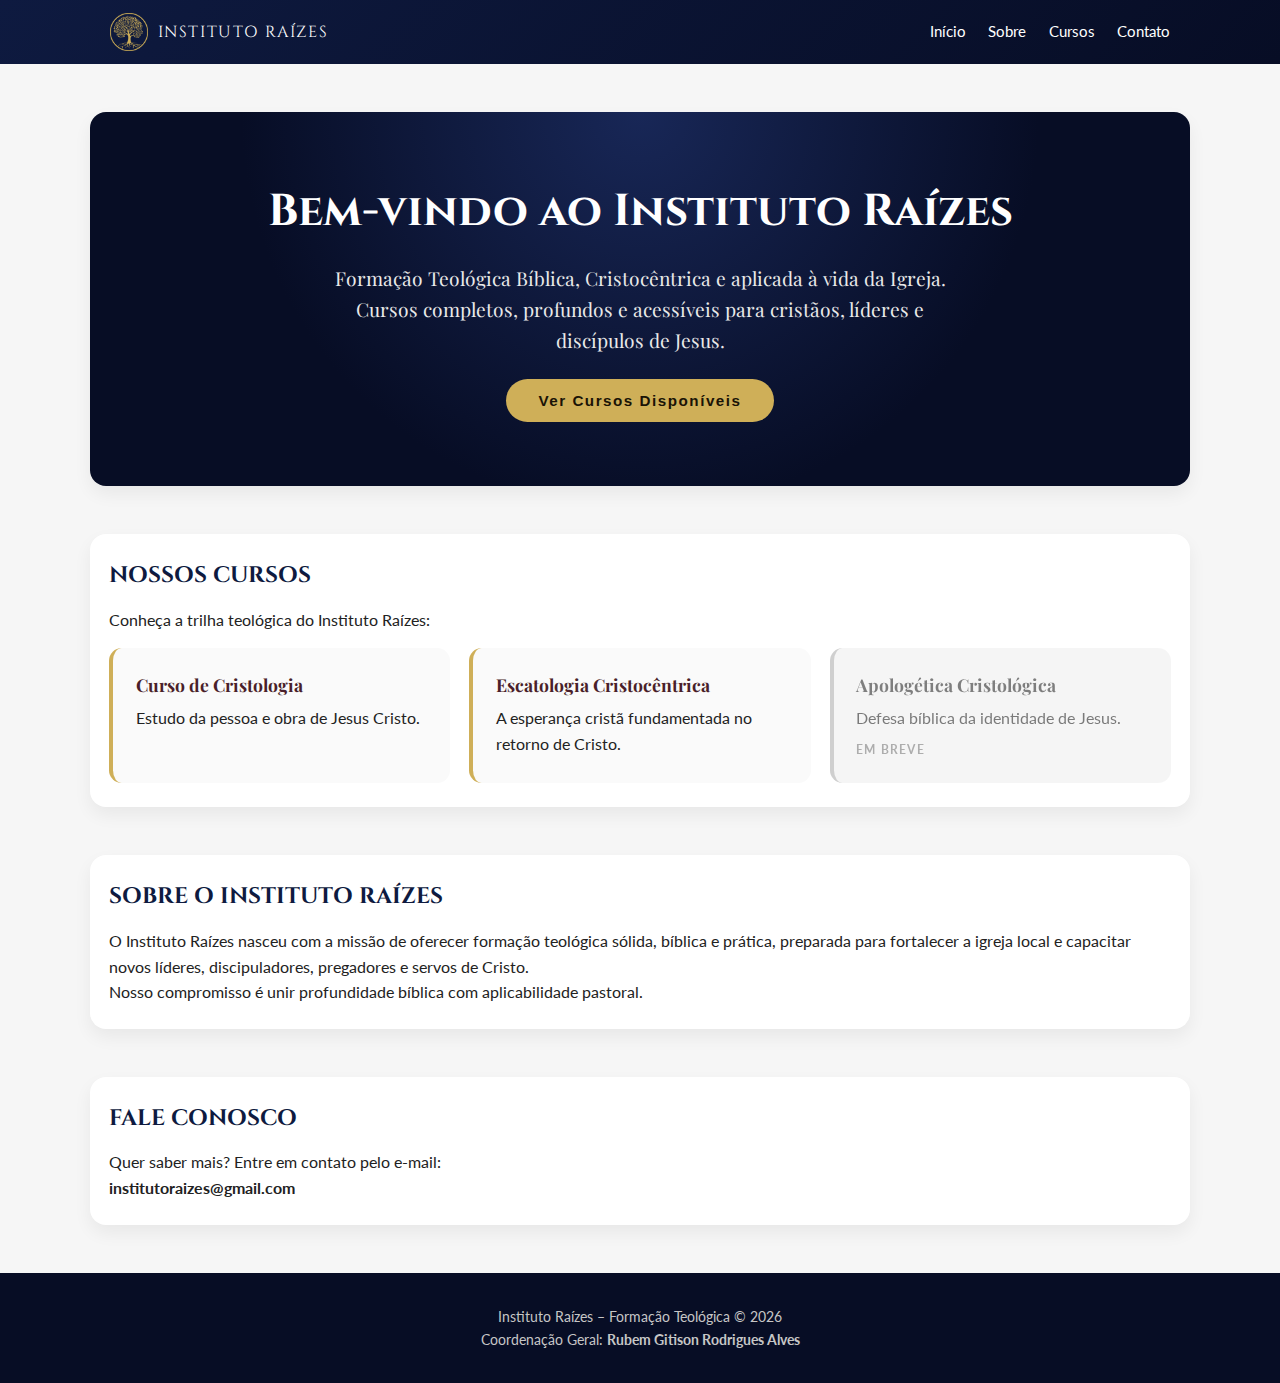
<file: index.html>
<!DOCTYPE html>
<html lang="pt-BR">
<head>
  <meta charset="UTF-8">
  <title>Instituto Raízes – Formação Teológica</title>
  <meta name="viewport" content="width=device-width, initial-scale=1.0">
  <meta name="description" content="Instituto Raízes – Formação Teológica Bíblica, Cristocêntrica e Aplicada para a Igreja. Cursos, treinamentos e capacitação ministerial.">

  <!-- Google Fonts -->
  <link href="https://fonts.googleapis.com/css2?family=Cinzel:wght@500;700&family=Playfair+Display:wght@400;600&family=Lato:wght@300;400;700&display=swap" rel="stylesheet">

  <style>
    :root {
      --azul-profundo: #0e1a40;
      --dourado: #cfaf58;
      --vinho: #4a1f2a;
      --branco: #ffffff;
      --cinza: #d1d1d1;
      --azul-neutro: #465a7e;
      --texto: #222222;
    }

    * { margin: 0; padding: 0; box-sizing: border-box; }

    body {
      font-family: "Lato", sans-serif;
      background: #f6f6f6;
      color: var(--texto);
      line-height: 1.6;
    }

    a { color: inherit; text-decoration: none; }

    /* HEADER */

    header {
      background: linear-gradient(135deg, var(--azul-profundo), #070d25);
      color: var(--branco);
      position: sticky;
      top: 0;
      z-index: 50;
    }

    .nav-container {
      max-width: 1100px;
      margin: 0 auto;
      padding: 0.8rem 1.25rem;
      display: flex;
      align-items: center;
      justify-content: space-between;
    }

    .brand {
      display: flex;
      align-items: center;
      gap: 0.6rem;
    }

    .brand-icon-img {
      height: 38px;
      width: auto;
      object-fit: contain;
      display: block;
    }

    .brand-text span:first-child {
      font-family: "Cinzel", serif;
      font-size: 1rem;
      letter-spacing: 0.1em;
      text-transform: uppercase;
    }

    nav ul {
      display: flex;
      gap: 1.4rem;
      list-style: none;
      font-size: 0.92rem;
    }

    nav a {
      position: relative;
      padding-bottom: 2px;
    }

    nav a::after {
      content: "";
      position: absolute;
      left: 0; bottom: 0;
      width: 0; height: 2px;
      background: var(--dourado);
      transition: width .2s;
    }

    nav a:hover::after { width: 100%; }

    /* Mobile */
    .nav-toggle {
      display: none;
      background: none;
      border: none;
      color: var(--branco);
      font-size: 1.5rem;
    }

    @media (max-width: 780px) {
      nav ul {
        display: none;
        position: absolute;
        top: 55px; right: 0;
        flex-direction: column;
        background: #070d25;
        padding: 1rem 2rem;
        width: 220px;
      }

      nav ul.open { display: flex; }
      .nav-toggle { display: block; }
    }

    /* HERO */

    .hero {
      background: radial-gradient(circle at top, #182757 0, #070d25 60%);
      color: var(--branco);
      padding: 4rem 1.25rem;
      text-align: center;
    }

    .hero-title {
      font-family: "Cinzel", serif;
      font-size: 2.8rem;
      margin-bottom: 1rem;
    }

    .hero-subtitle {
      font-family: "Playfair Display", serif;
      font-size: 1.2rem;
      max-width: 650px;
      margin: 0 auto 1.5rem;
      color: #e9e9e9;
    }

    .btn-primary {
      background: var(--dourado);
      color: #1a1306;
      border-radius: 999px;
      padding: 0.8rem 2rem;
      font-size: 0.95rem;
      font-weight: bold;
      letter-spacing: 0.1em;
      border: none;
      cursor: pointer;
      transition: 0.2s;
    }

    .btn-primary:hover {
      background: #e6c87d;
      transform: translateY(-2px);
    }

    /* SESSÕES */

    section {
      max-width: 1100px;
      margin: 3rem auto;
      padding: 1.5rem 1.2rem;
      background: var(--branco);
      border-radius: 1rem;
      box-shadow: 0 8px 18px rgba(0,0,0,0.06);
    }

    .section-title {
      font-family: "Cinzel", serif;
      font-size: 1.4rem;
      color: var(--azul-profundo);
      text-transform: uppercase;
      margin-bottom: 0.8rem;
    }

    .grid-3 {
      display: grid;
      grid-template-columns: repeat(3,1fr);
      gap: 1.2rem;
      margin-top: 1rem;
    }

    @media (max-width: 900px) {
      .grid-3 { grid-template-columns: 1fr; }
    }

    .course-card {
      background: #fafafa;
      padding: 1.4rem;
      border-radius: 0.8rem;
      border-left: 4px solid var(--dourado);
      transition: 0.2s;
    }

    .course-card:hover {
      background: #fff5d2;
      transform: translateY(-3px);
    }

    .course-card.disabled {
      opacity: 0.6;
      filter: grayscale(100%);
      cursor: not-allowed;
      background: #f0f0f0;
    }

    .course-card.disabled:hover {
      background: #f0f0f0;
      transform: none;
    }

    .course-card .status {
      margin-top: 0.6rem;
      display: inline-block;
      font-size: 0.75rem;
      font-weight: bold;
      letter-spacing: 0.1em;
      text-transform: uppercase;
      color: #777;
    }



    .course-title {
      font-family: "Playfair Display", serif;
      font-size: 1.1rem;
      margin-bottom: 0.4rem;
      color: var(--vinho);
    }

    /* FOOTER */

    footer {
      background: #070d25;
      color: #c6c6c6;
      padding: 2rem 1.25rem;
      margin-top: 3rem;
      text-align: center;
      font-size: 0.9rem;
    }
  </style>
</head>

<body>

  <header>
    <div class="nav-container">
      <div class="brand">
        <img src="assets/img/logo_raizes.png" class="brand-icon-img" alt="Instituto Raízes">
        <div class="brand-text">
          <span>Instituto Raízes</span>
        </div>
      </div>

      <button class="nav-toggle" onclick="toggleNav()">☰</button>

      <nav>
        <ul id="nav-links">
          <li><a href="index.html">Início</a></li>
          <li><a href="sobre.html">Sobre</a></li>
          <li><a href="cursos.html">Cursos</a></li>
          <li><a href="contato.html">Contato</a></li>
        </ul>
      </nav>
    </div>
  </header>

  <section class="hero">
    <h1 class="hero-title">Bem-vindo ao Instituto Raízes</h1>
    <p class="hero-subtitle">
      Formação Teológica Bíblica, Cristocêntrica e aplicada à vida da Igreja.  
      Cursos completos, profundos e acessíveis para cristãos, líderes e discípulos de Jesus.
    </p>
    <a href="cursos.html">
      <button class="btn-primary">Ver Cursos Disponíveis</button>
    </a>
  </section>

  <section>
    <h2 class="section-title">Nossos Cursos</h2>
    <p>Conheça a trilha teológica do Instituto Raízes:</p>

    <div class="grid-3" id="home-cursos">
      <!-- Cards gerados via JS -->
    </div>

  </section>

  <section>
    <h2 class="section-title">Sobre o Instituto Raízes</h2>
    <p>
      O Instituto Raízes nasceu com a missão de oferecer formação teológica sólida, 
      bíblica e prática, preparada para fortalecer a igreja local e capacitar novos 
      líderes, discipuladores, pregadores e servos de Cristo.
    </p>
    <p>Nosso compromisso é unir profundidade bíblica com aplicabilidade pastoral.</p>
  </section>

  <section>
    <h2 class="section-title">Fale Conosco</h2>
    <p>Quer saber mais? Entre em contato pelo e-mail:</p>
    <p><strong>institutoraizes@gmail.com</strong></p>
  </section>

  <footer>
    Instituto Raízes – Formação Teológica © 2026<br>
    Coordenação Geral: <strong>Rubem Gitison Rodrigues Alves</strong>
  </footer>

  <script>
    function toggleNav() {
      document.getElementById("nav-links").classList.toggle("open");
    }
  </script>

  <script>
function toggleNav() {
  document.getElementById("nav-links").classList.toggle("open");
}

async function carregarCursosHome() {
  const container = document.getElementById("home-cursos");

  try {
    const response = await fetch("admin/data/cursos.json", { cache: "no-store" });
    if (!response.ok) throw new Error("Não foi possível carregar cursos.json");

    const cursos = await response.json();

    // ✅ Ordena por ID (você pode mudar para outro critério se quiser)
    cursos.sort((a, b) => (a.id ?? 0) - (b.id ?? 0));

    // ✅ Mostra só 3 na home (vitrine). Se quiser todos, remova o slice.
    const vitrine = cursos.slice(0, 3);

    container.innerHTML = "";

    vitrine.forEach((curso) => {
      const card = document.createElement(curso.ativo ? "a" : "div");

      const nome = curso.nome || "Curso";
      const descricao = curso.descricao || "Conteúdo em breve.";
      const arquivo = curso.arquivo || "";

      if (curso.ativo) {
        card.href = `cursos/${arquivo}`;
        card.className = "course-card";
        card.innerHTML = `
          <h3 class="course-title">${nome}</h3>
          <p>${descricao}</p>
        `;
      } else {
        card.className = "course-card disabled";
        card.innerHTML = `
          <h3 class="course-title">${nome}</h3>
          <p>${descricao}</p>
          <span class="status">Em breve</span>
        `;
      }

      container.appendChild(card);
    });

  } catch (err) {
    console.error(err);
    container.innerHTML = `
      <div class="course-card disabled">
        <h3 class="course-title">Cursos</h3>
        <p>Não foi possível carregar a lista de cursos no momento.</p>
        <span class="status">Indisponível</span>
      </div>
    `;
  }
}

carregarCursosHome();
</script>


</body>
</html>
</file>
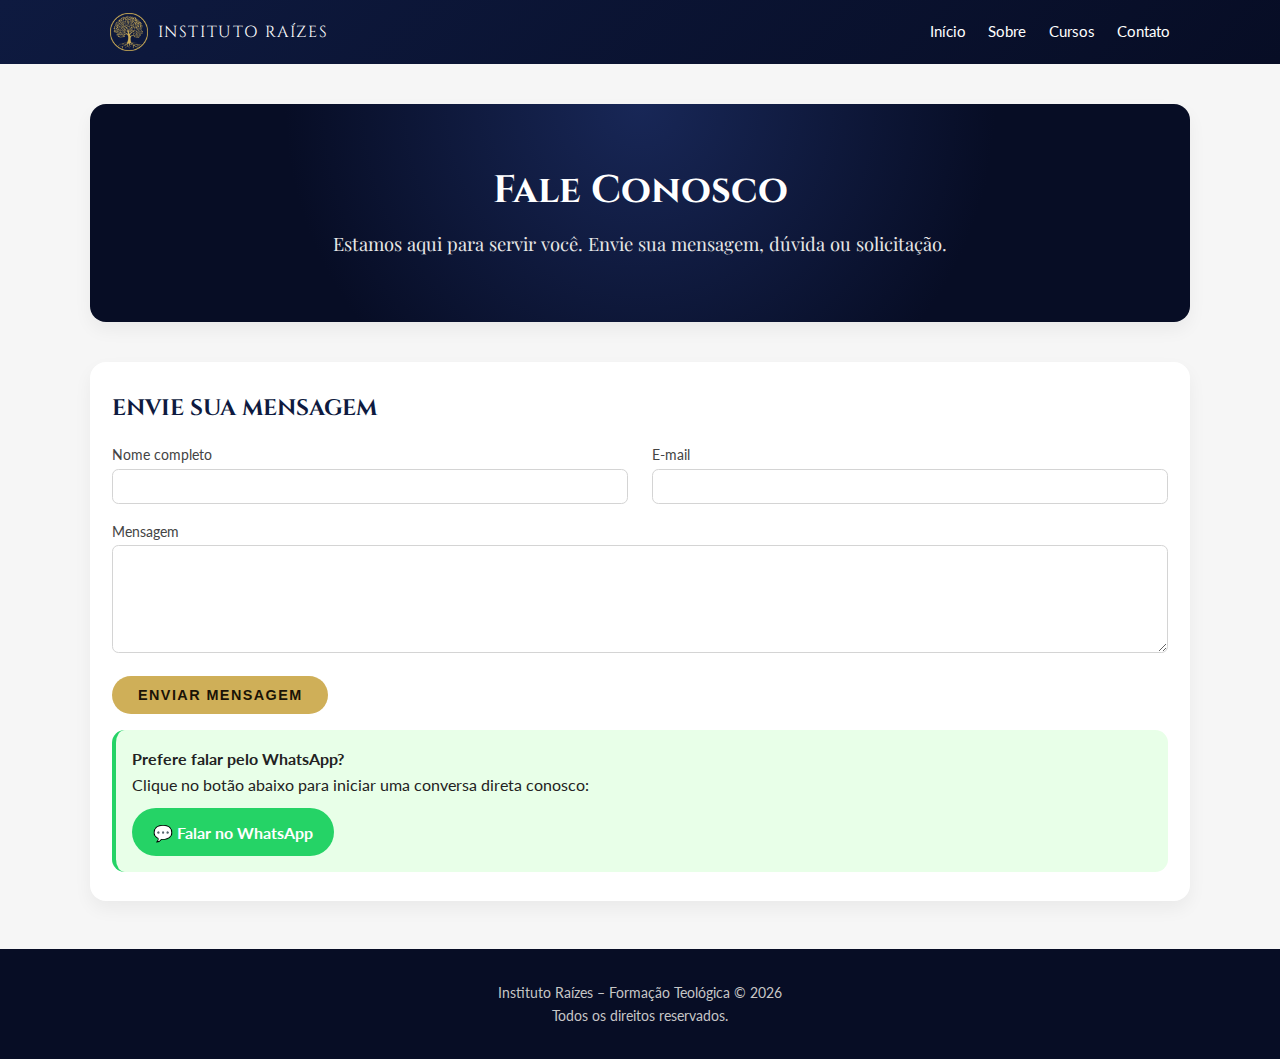
<file: contato.html>
<!DOCTYPE html>
<html lang="pt-BR">
<head>
  <meta charset="UTF-8">
  <title>Contato – Instituto Raízes</title>
  <meta name="viewport" content="width=device-width, initial-scale=1.0">
  <meta name="description" content="Entre em contato com o Instituto Raízes. Fale conosco por e-mail, WhatsApp ou formulário.">

  <!-- GOOGLE FONTS -->
  <link href="https://fonts.googleapis.com/css2?family=Cinzel:wght@500;700&family=Playfair+Display:wght@400;600&family=Lato:wght@300;400;700&display=swap" rel="stylesheet">

  <style>
    :root {
      --azul-profundo: #0e1a40;
      --dourado: #cfaf58;
      --vinho: #4a1f2a;
      --branco: #ffffff;
      --cinza: #d1d1d1;
      --azul-neutro: #465a7e;
      --texto: #222222;
    }

    * { margin: 0; padding: 0; box-sizing: border-box; }

    body {
      font-family: "Lato", sans-serif;
      background: #f6f6f6;
      color: var(--texto);
      line-height: 1.6;
    }

    a { color: inherit; text-decoration: none; }

    /* HEADER */
    header {
      background: linear-gradient(135deg, var(--azul-profundo), #070d25);
      color: var(--branco);
      position: sticky;
      top: 0;
      z-index: 50;
    }

    .nav-container {
      max-width: 1100px;
      margin: 0 auto;
      padding: 0.8rem 1.25rem;
      display: flex;
      align-items: center;
      justify-content: space-between;
    }

    .brand {
      display: flex;
      align-items: center;
      gap: 0.6rem;
    }

    .brand-icon-img {
      height: 38px;
      width: auto;
      object-fit: contain;
    }

    .brand-text span:first-child {
      font-family: "Cinzel", serif;
      font-size: 1rem;
      letter-spacing: 0.1em;
      text-transform: uppercase;
    }

    nav ul {
      display: flex;
      gap: 1.4rem;
      list-style: none;
      font-size: 0.92rem;
    }

    nav a {
      position: relative;
      padding-bottom: 2px;
    }

    nav a::after {
      content: "";
      position: absolute;
      left: 0; bottom: 0;
      width: 0; height: 2px;
      background: var(--dourado);
      transition: width .2s;
    }

    nav a:hover::after { width: 100%; }

    .nav-toggle {
      display: none;
      background: none;
      border: none;
      color: var(--branco);
      font-size: 1.5rem;
    }

    @media (max-width: 780px) {
      nav ul {
        display: none;
        position: absolute;
        top: 55px; right: 0;
        flex-direction: column;
        background: #070d25;
        padding: 1rem 2rem;
        width: 220px;
      }
      nav ul.open { display: flex; }
      .nav-toggle { display: block; }
    }

    /* HERO */
    .hero {
      background: radial-gradient(circle at top, #182757 0, #070d25 60%);
      color: var(--branco);
      text-align: center;
      padding: 3.5rem 1.25rem;
    }

    .hero-title {
      font-family: "Cinzel", serif;
      font-size: 2.4rem;
      margin-bottom: 0.4rem;
    }

    .hero-subtitle {
      font-family: "Playfair Display", serif;
      font-size: 1.15rem;
      max-width: 680px;
      margin: 0.5rem auto;
      color: #e6e6e6;
    }

    /* FORM SECTION */

    section {
      max-width: 1100px;
      background: var(--branco);
      margin: 2.5rem auto;
      padding: 1.8rem 1.4rem;
      border-radius: 1rem;
      box-shadow: 0 8px 18px rgba(0,0,0,0.05);
    }

    .section-title {
      font-family: "Cinzel", serif;
      text-transform: uppercase;
      color: var(--azul-profundo);
      font-size: 1.4rem;
      margin-bottom: 1rem;
    }

    .grid-2 {
      display: grid;
      grid-template-columns: 1fr 1fr;
      gap: 1.5rem;
    }

    @media(max-width: 900px) {
      .grid-2 { grid-template-columns: 1fr; }
    }

    label {
      font-size: 0.9rem;
      margin-bottom: 0.15rem;
      display: block;
      color: #444;
    }

    input, textarea {
      width: 100%;
      padding: 0.5rem 0.6rem;
      border-radius: 0.4rem;
      border: 1px solid #d4d4d4;
      font-size: 0.95rem;
      resize: vertical;
    }

    .btn-primary {
      background: var(--dourado);
      color: #1a1306;
      border: none;
      font-size: 0.9rem;
      font-weight: bold;
      padding: 0.7rem 1.6rem;
      border-radius: 999px;
      cursor: pointer;
      transition: 0.2s;
      letter-spacing: 0.1em;
      text-transform: uppercase;
    }

    .btn-primary:hover {
      background: #e6c87d;
      transform: translateY(-2px);
    }

    /* WHATSAPP BUTTON */
    .whatsapp-box {
      background: #e8ffe8;
      border-left: 4px solid #25d366;
      padding: 1rem;
      border-radius: 0.8rem;
      margin-top: 1rem;
    }

    .whatsapp-btn {
      background: #25d366;
      color: white;
      font-weight: bold;
      padding: 0.7rem 1.3rem;
      border-radius: 999px;
      display: inline-block;
      margin-top: 0.7rem;
      transition: 0.2s;
    }

    .whatsapp-btn:hover {
      background: #1ebd59;
    }

    /* FOOTER */
    footer {
      background: #070d25;
      color: #c6c6c6;
      padding: 2rem 1.25rem;
      margin-top: 3rem;
      text-align: center;
      font-size: 0.9rem;
    }

  </style>
</head>

<body>

<header>
  <div class="nav-container">
    <div class="brand">
      <img src="assets/img/logo_raizes.png" alt="Instituto Raízes" class="brand-icon-img">
      <div class="brand-text">
        <span>Instituto Raízes</span>
      </div>
    </div>

    <button class="nav-toggle" onclick="toggleNav()">☰</button>

    <nav>
      <ul id="nav-links">
        <li><a href="index.html">Início</a></li>
        <li><a href="sobre.html">Sobre</a></li>
        <li><a href="cursos.html">Cursos</a></li>
        <li><a href="contato.html">Contato</a></li>
      </ul>
    </nav>
  </div>
</header>

<section class="hero">
  <h1 class="hero-title">Fale Conosco</h1>
  <p class="hero-subtitle">
    Estamos aqui para servir você. Envie sua mensagem, dúvida ou solicitação.
  </p>
</section>

<section>
  <h2 class="section-title">Envie sua Mensagem</h2>

  <form action="https://formsubmit.co/rubemacesso@gmail.com" method="POST">
    <!-- Troque seuemail pelo e-mail oficial -->

    <input type="hidden" name="_captcha" value="false">

    <div class="grid-2">
      <div>
        <label>Nome completo</label>
        <input type="text" name="name" required>
      </div>

      <div>
        <label>E-mail</label>
        <input type="email" name="email" required>
      </div>
    </div>

    <div style="margin-top:1rem;">
      <label>Mensagem</label>
      <textarea name="mensagem" rows="5" required></textarea>
    </div>

    <button class="btn-primary" type="submit" style="margin-top:1rem;">
      Enviar Mensagem
    </button>
  </form>

  <div class="whatsapp-box">
    <strong>Prefere falar pelo WhatsApp?</strong>
    <p>Clique no botão abaixo para iniciar uma conversa direta conosco:</p>

    <a href="https://wa.me/5585994400423" target="_blank" class="whatsapp-btn">
      💬 Falar no WhatsApp
    </a>
    <!-- Substitua SEUNUMERO por: 55DDDNUMERO (ex: 5511999999999) -->
  </div>
</section>

<footer>
  Instituto Raízes – Formação Teológica © 2026<br>
  Todos os direitos reservados.
</footer>

<script>
function toggleNav() {
  document.getElementById("nav-links").classList.toggle("open");
}
</script>

</body>
</html>
</file>
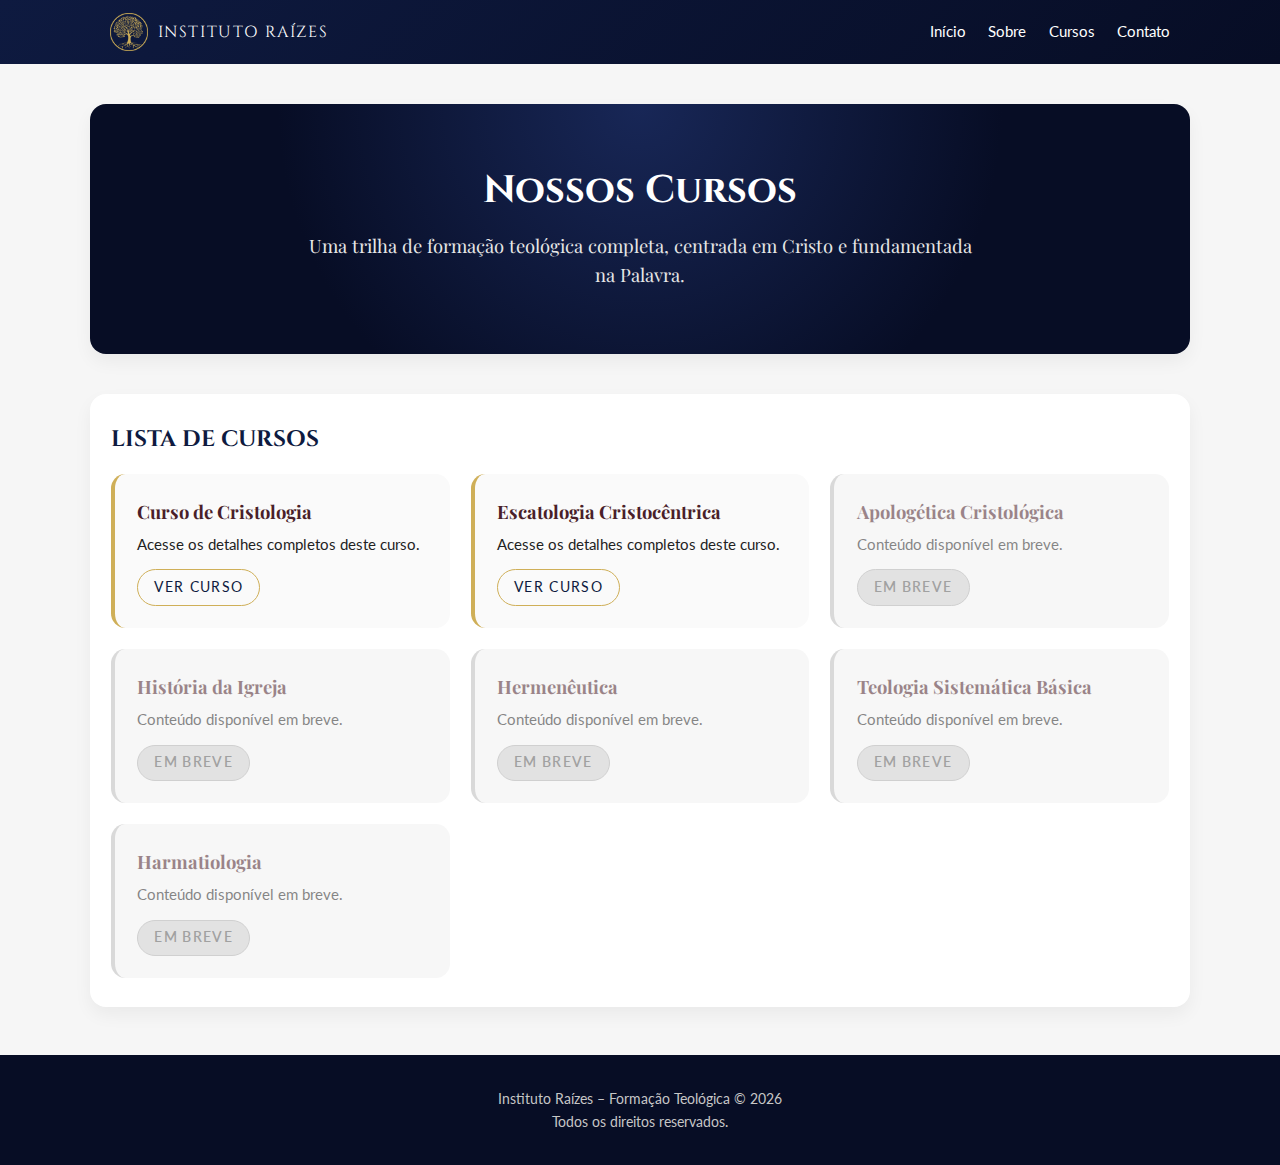
<file: cursos.html>
<!DOCTYPE html>
<html lang="pt-BR">
<head>
  <meta charset="UTF-8">
  <title>Cursos – Instituto Raízes</title>
  <meta name="viewport" content="width=device-width, initial-scale=1.0">
  <meta name="description" content="Conheça os cursos teológicos do Instituto Raízes e avance na sua formação bíblica e cristocêntrica.">

  <!-- Google Fonts -->
  <link href="https://fonts.googleapis.com/css2?family=Cinzel:wght@500;700&family=Playfair+Display:wght@400;600&family=Lato:wght@300;400;700&display=swap" rel="stylesheet">

  <style>
    :root {
      --azul-profundo: #0e1a40;
      --dourado: #cfaf58;
      --vinho: #4a1f2a;
      --branco: #ffffff;
      --cinza: #d1d1d1;
      --azul-neutro: #465a7e;
      --texto: #222222;
    }

    * { margin: 0; padding: 0; box-sizing: border-box; }

    body {
      font-family: "Lato", sans-serif;
      background: #f6f6f6;
      color: var(--texto);
      line-height: 1.6;
    }

    a { color: inherit; text-decoration: none; }

    /* HEADER */
    header {
      background: linear-gradient(135deg, var(--azul-profundo), #070d25);
      color: var(--branco);
      position: sticky;
      top: 0;
      z-index: 50;
    }

    .nav-container {
      max-width: 1100px;
      margin: 0 auto;
      padding: 0.8rem 1.25rem;
      display: flex;
      align-items: center;
      justify-content: space-between;
    }

    .brand {
      display: flex;
      align-items: center;
      gap: 0.6rem;
    }

    .brand-icon-img {
      height: 38px;
      width: auto;
      object-fit: contain;
      display: block;
    }

    .brand-text span:first-child {
      font-family: "Cinzel", serif;
      font-size: 1rem;
      letter-spacing: 0.1em;
      text-transform: uppercase;
    }

    nav ul {
      display: flex;
      gap: 1.4rem;
      list-style: none;
      font-size: 0.92rem;
    }

    nav a {
      position: relative;
      padding-bottom: 2px;
    }

    nav a::after {
      content: "";
      position: absolute;
      left: 0; bottom: 0;
      width: 0; height: 2px;
      background: var(--dourado);
      transition: width .2s;
    }

    nav a:hover::after { width: 100%; }

    .nav-toggle {
      display: none;
      background: none;
      border: none;
      color: var(--branco);
      font-size: 1.5rem;
    }

    @media (max-width: 780px) {
      nav ul {
        display: none;
        position: absolute;
        top: 55px; right: 0;
        flex-direction: column;
        background: #070d25;
        padding: 1rem 2rem;
        width: 220px;
      }
      nav ul.open { display: flex; }
      .nav-toggle { display: block; }
    }

    /* HERO */

    .hero {
      background: radial-gradient(circle at top, #182757 0, #070d25 60%);
      color: var(--branco);
      padding: 3.5rem 1.25rem;
      text-align: center;
    }

    .hero-title {
      font-family: "Cinzel", serif;
      font-size: 2.4rem;
      margin-bottom: 0.6rem;
    }

    .hero-subtitle {
      font-family: "Playfair Display", serif;
      font-size: 1.15rem;
      max-width: 680px;
      margin: 0.5rem auto;
      color: #e6e6e6;
    }

    /* COURSE GRID */

    section {
      max-width: 1100px;
      margin: 2.5rem auto;
      padding: 1.8rem 1.3rem;
      background: var(--branco);
      border-radius: 1rem;
      box-shadow: 0 8px 18px rgba(0,0,0,0.05);
    }

    .section-title {
      font-family: "Cinzel", serif;
      font-size: 1.4rem;
      color: var(--azul-profundo);
      margin-bottom: 1rem;
      text-transform: uppercase;
    }

    .grid-3 {
      display: grid;
      grid-template-columns: repeat(3,1fr);
      gap: 1.3rem;
      margin-top: 1rem;
    }

    @media (max-width: 900px) {
      .grid-3 { grid-template-columns: 1fr; }
    }

    .course-card {
      background: #fafafa;
      padding: 1.4rem;
      border-radius: 0.9rem;
      border-left: 4px solid var(--dourado);
      transition: .25s;
    }

    .course-card:hover {
      background: #fff4cf;
      transform: translateY(-4px);
    }

    .course-title {
      font-family: "Playfair Display", serif;
      font-size: 1.15rem;
      margin-bottom: 0.4rem;
      color: var(--vinho);
    }

    .course-desc {
      font-size: 0.95rem;
      margin-bottom: 0.8rem;
    }

    .btn-outline {
      border: 1px solid var(--dourado);
      color: var(--azul-profundo);
      padding: 0.4rem 1rem;
      border-radius: 999px;
      font-size: 0.85rem;
      text-transform: uppercase;
      letter-spacing: 0.1em;
      display: inline-block;
      transition: .2s;
    }

    .btn-outline:hover {
      background: var(--dourado);
      color: #1a1306;
    }

    /* FOOTER */
    footer {
      background: #070d25;
      color: #c6c6c6;
      padding: 2rem 1.25rem;
      margin-top: 3rem;
      text-align: center;
      font-size: 0.9rem;
    }

    /* Card desativado */
    .course-card.disabled {
      opacity: 0.55;
      cursor: not-allowed;
      background: #f1f1f1;
      border-left-color: #bbbbbb;
    }

    .course-card.disabled:hover {
      transform: none;
      background: #f1f1f1;
    }

/* Botão desativado */
.btn-disabled {
  display: inline-block;
  padding: 0.4rem 1rem;
  border-radius: 999px;
  background: #cccccc;
  color: #555555;
  font-size: 0.85rem;
  text-transform: uppercase;
  letter-spacing: 0.1em;
  cursor: not-allowed;
  border: 1px solid #bbbbbb;
}

/* Cartão desativado */
.course-card.disabled {
  opacity: 0.55;
  background: #f1f1f1;
  border-left-color: #bbbbbb;
  cursor: not-allowed;
}

.course-card.disabled:hover {
  background: #f1f1f1;
  transform: none;
}

/* Botão desativado */
.btn-disabled {
  display: inline-block;
  padding: 0.4rem 1rem;
  border-radius: 999px;
  background: #cccccc;
  color: #555;
  font-size: 0.85rem;
  font-weight: 600;
  letter-spacing: 0.1em;
  text-transform: uppercase;
  border: 1px solid #aaa;
  cursor: not-allowed;
}


</style>
</head>

<body>

  <header>
    <div class="nav-container">
      <div class="brand">
        <img src="assets/img/logo_raizes.png" alt="Instituto Raízes" class="brand-icon-img">
        <div class="brand-text">
          <span>Instituto Raízes</span>
        </div>
      </div>

      <button class="nav-toggle" onclick="toggleNav()">☰</button>

      <nav>
        <ul id="nav-links">
          <li><a href="index.html">Início</a></li>
          <li><a href="sobre.html">Sobre</a></li>
          <li><a href="cursos.html">Cursos</a></li>
          <li><a href="contato.html">Contato</a></li>
        </ul>
      </nav>
    </div>
  </header>

  <section class="hero">
    <h1 class="hero-title">Nossos Cursos</h1>
    <p class="hero-subtitle">
      Uma trilha de formação teológica completa, centrada em Cristo e fundamentada na Palavra.
    </p>
  </section>

  <section>
    <h2 class="section-title">Lista de Cursos</h2>

    <div class="grid-3" id="lista-cursos">
      <!-- CARDS GERADOS VIA JS -->

  </div>
</section>

<footer>
  Instituto Raízes – Formação Teológica © 2026<br>
  Todos os direitos reservados.
</footer>

<script>
  function toggleNav() {
    document.getElementById("nav-links").classList.toggle("open");
  }
</script>

<script>
async function carregarCursos() {
  const container = document.getElementById("lista-cursos");

  try {
    const response = await fetch("admin/data/cursos.json");
    const cursos = await response.json();

    cursos.forEach(curso => {
      const card = document.createElement("div");

      if (!curso.ativo) {
        card.className = "course-card disabled";
        card.innerHTML = `
          <h3 class="course-title">${curso.nome}</h3>
          <p class="course-desc">Conteúdo disponível em breve.</p>
          <span class="btn-disabled">Em breve</span>
        `;
      } else {
        card.className = "course-card";
        card.innerHTML = `
          <h3 class="course-title">${curso.nome}</h3>
          <p class="course-desc">Acesse os detalhes completos deste curso.</p>
          <a href="cursos/${curso.arquivo}" class="btn-outline">Ver Curso</a>
        `;
      }

      container.appendChild(card);
    });

  } catch (erro) {
    console.error("Erro ao carregar cursos:", erro);
    document.getElementById("lista-cursos").innerHTML =
      "<p>Não foi possível carregar os cursos.</p>";
  }
}

carregarCursos();
</script>


</body>
</html>
</file>
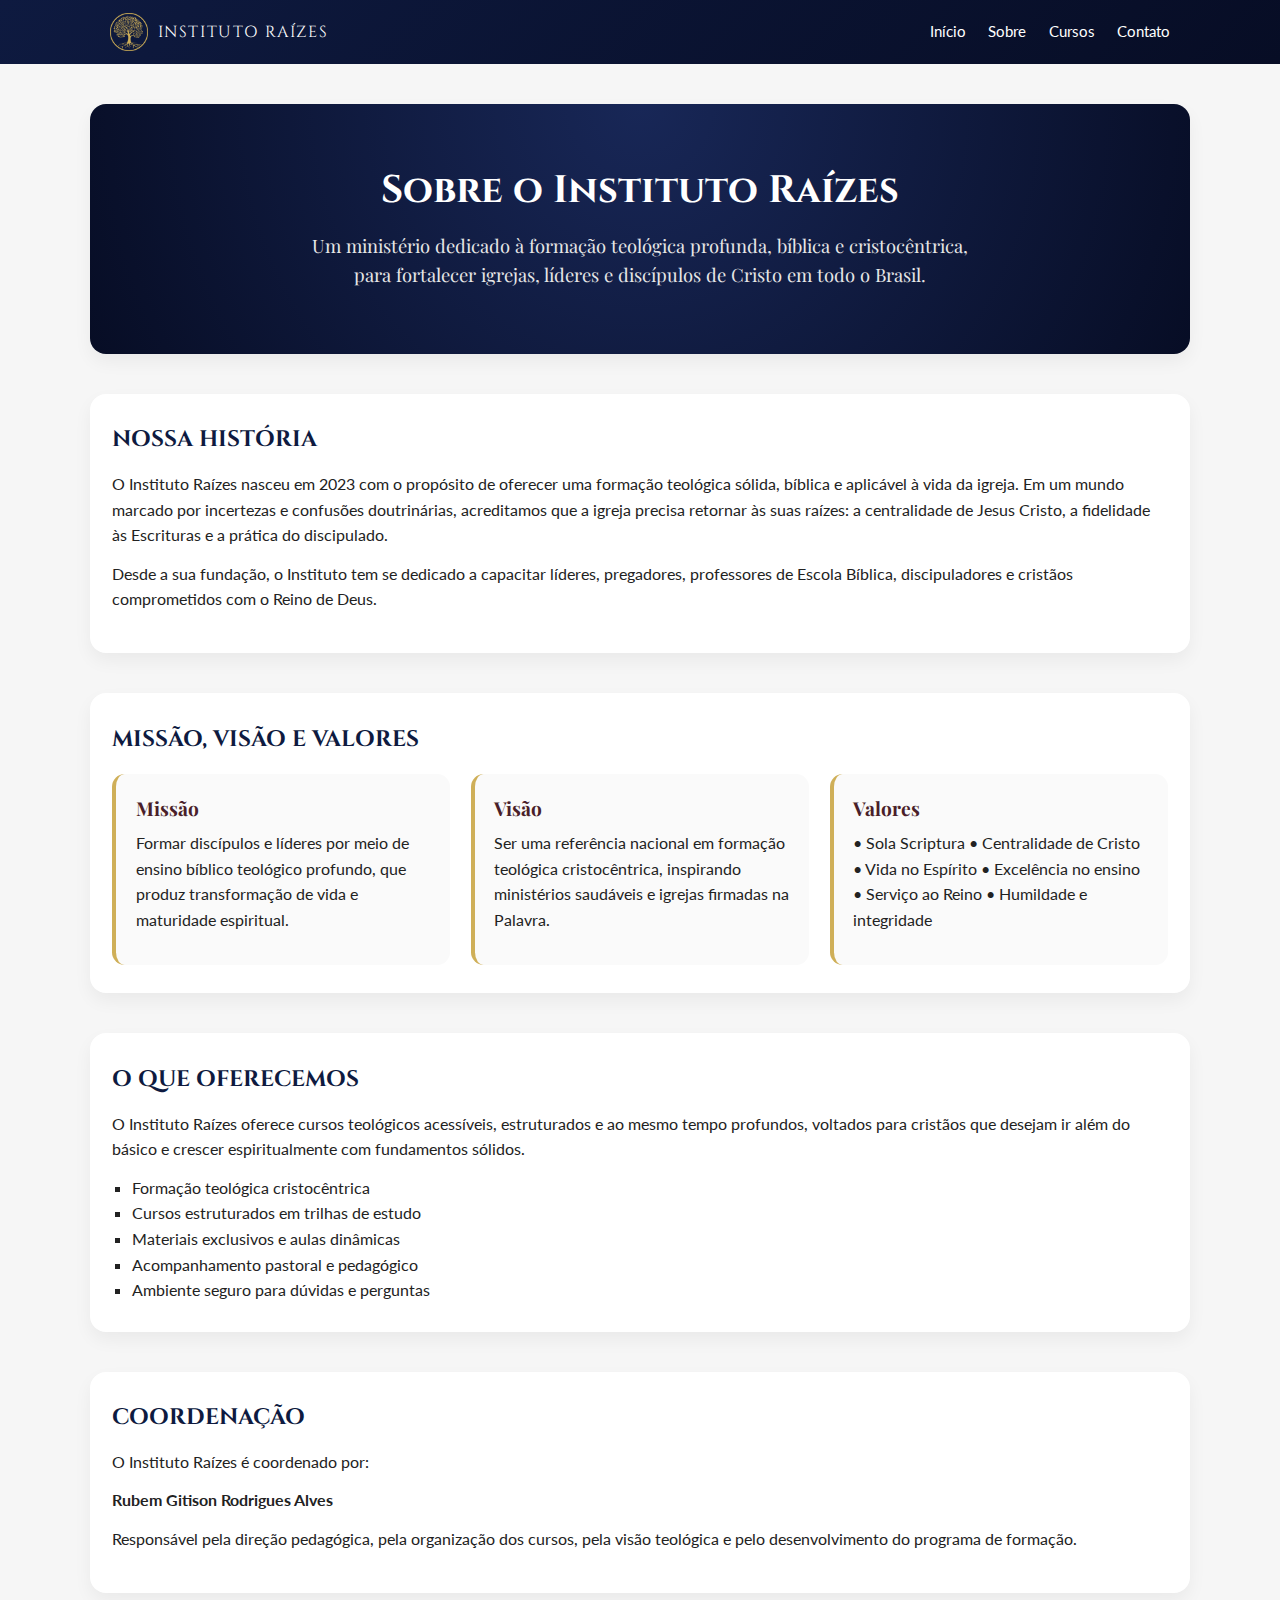
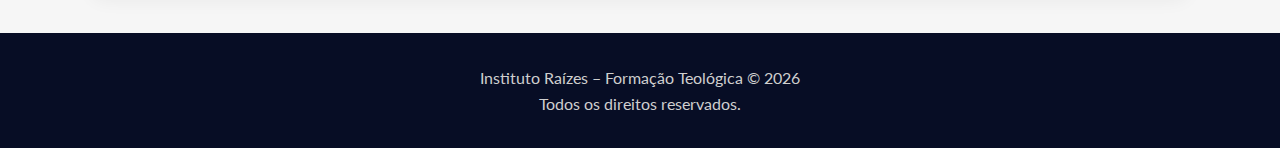
<file: sobre.html>
<!DOCTYPE html>
<html lang="pt-BR">
<head>
  <meta charset="UTF-8">
  <title>Sobre o Instituto Raízes</title>
  <meta name="viewport" content="width=device-width, initial-scale=1.0">
  <meta name="description" content="Conheça o Instituto Raízes — formação teológica bíblica, cristocêntrica e prática para líderes, discípulos e cristãos comprometidos com a Palavra.">

  <!-- Google Fonts -->
  <link href="https://fonts.googleapis.com/css2?family=Cinzel:wght@500;700&family=Playfair+Display:wght@400;600&family=Lato:wght@300;400;700&display=swap" rel="stylesheet">

  <style>
    :root {
      --azul-profundo: #0e1a40;
      --dourado: #cfaf58;
      --vinho: #4a1f2a;
      --branco: #ffffff;
      --cinza: #d1d1d1;
      --azul-neutro: #465a7e;
      --texto: #222222;
    }

    * { margin: 0; padding: 0; box-sizing: border-box; }

    body {
      font-family: "Lato", sans-serif;
      background: #f6f6f6;
      color: var(--texto);
      line-height: 1.6;
    }

    a { text-decoration: none; color: inherit; }

    /* HEADER */
    header {
      background: linear-gradient(135deg, var(--azul-profundo), #070d25);
      color: var(--branco);
      position: sticky;
      top: 0;
      z-index: 50;
    }

    .nav-container {
      max-width: 1100px;
      margin: 0 auto;
      padding: 0.8rem 1.25rem;
      display: flex;
      align-items: center;
      justify-content: space-between;
    }

    .brand {
      display: flex;
      align-items: center;
      gap: 0.6rem;
    }

    .brand-icon-img {
      height: 38px;
      width: auto;
      object-fit: contain;
      display: block;
    }

    .brand-text span:first-child {
      font-family: "Cinzel", serif;
      font-size: 1rem;
      letter-spacing: 0.1em;
      text-transform: uppercase;
    }

    nav ul {
      display: flex;
      gap: 1.4rem;
      list-style: none;
      font-size: 0.92rem;
    }

    nav a {
      position: relative;
      padding-bottom: 2px;
    }

    nav a::after {
      content: "";
      position: absolute;
      left: 0; bottom: 0;
      width: 0; height: 2px;
      background: var(--dourado);
      transition: width .2s;
    }

    nav a:hover::after { width: 100%; }

    .nav-toggle {
      display: none;
      background: none;
      border: none;
      color: var(--branco);
      font-size: 1.5rem;
    }

    @media (max-width: 780px) {
      nav ul {
        display: none;
        position: absolute;
        top: 55px; right: 0;
        flex-direction: column;
        background: #070d25;
        padding: 1rem 2rem;
        width: 220px;
      }
      nav ul.open { display: flex; }
      .nav-toggle { display: block; }
    }

    /* HERO */
    .hero {
      background: radial-gradient(circle at top, #182757, #070d25);
      color: var(--branco);
      padding: 3.5rem 1.25rem;
      text-align: center;
    }

    .hero-title {
      font-family: "Cinzel", serif;
      font-size: 2.4rem;
      margin-bottom: 0.6rem;
    }

    .hero-subtitle {
      font-family: "Playfair Display", serif;
      font-size: 1.15rem;
      max-width: 680px;
      margin: 0.5rem auto;
      color: #e6e6e6;
    }

    /* SECTION STYLE */

    section {
      max-width: 1100px;
      margin: 2.5rem auto;
      padding: 1.8rem 1.4rem;
      background: var(--branco);
      border-radius: 1rem;
      box-shadow: 0 8px 18px rgba(0,0,0,0.05);
    }

    .section-title {
      font-family: "Cinzel", serif;
      font-size: 1.4rem;
      color: var(--azul-profundo);
      margin-bottom: 0.8rem;
      text-transform: uppercase;
    }

    p {
      font-size: 1rem;
      margin-bottom: 0.8rem;
    }

    .values-grid {
      display: grid;
      grid-template-columns: repeat(3,1fr);
      gap: 1.3rem;
      margin-top: 1rem;
    }

    @media(max-width: 900px) {
      .values-grid { grid-template-columns: 1fr; }
    }

    .value-card {
      background: #fafafa;
      padding: 1.2rem;
      border-left: 4px solid var(--dourado);
      border-radius: 0.8rem;
      transition: .2s;
    }

    .value-card:hover {
      background: #fff5d2;
      transform: translateY(-3px);
    }

    .value-title {
      font-family: "Playfair Display", serif;
      font-size: 1.2rem;
      margin-bottom: 0.4rem;
      color: var(--vinho);
    }

    /* FOOTER */
    footer {
      background: #070d25;
      padding: 2rem 1.25rem;
      text-align: center;
      color: #cfcfcf;
    }

  </style>
</head>

<body>

<header>
  <div class="nav-container">
    <div class="brand">
      <img src="assets/img/logo_raizes.png" alt="Instituto Raízes" class="brand-icon-img">
      <div class="brand-text">
        <span>Instituto Raízes</span>
      </div>
    </div>

    <button class="nav-toggle" onclick="toggleNav()">☰</button>

    <nav>
      <ul id="nav-links">
        <li><a href="index.html">Início</a></li>
        <li><a href="sobre.html">Sobre</a></li>
        <li><a href="cursos.html">Cursos</a></li>
        <li><a href="contato.html">Contato</a></li>
      </ul>
    </nav>
  </div>
</header>

<section class="hero">
  <h1 class="hero-title">Sobre o Instituto Raízes</h1>
  <p class="hero-subtitle">
    Um ministério dedicado à formação teológica profunda, bíblica e cristocêntrica, para fortalecer igrejas, líderes e discípulos de Cristo em todo o Brasil.
  </p>
</section>

<section>
  <h2 class="section-title">Nossa História</h2>
  <p>
    O Instituto Raízes nasceu em 2023 com o propósito de oferecer uma formação teológica sólida, bíblica e aplicável à vida da igreja.  
    Em um mundo marcado por incertezas e confusões doutrinárias, acreditamos que a igreja precisa retornar às suas raízes:  
    a centralidade de Jesus Cristo, a fidelidade às Escrituras e a prática do discipulado.
  </p>
  <p>
    Desde a sua fundação, o Instituto tem se dedicado a capacitar líderes, pregadores, professores de Escola Bíblica, discipuladores e cristãos comprometidos com o Reino de Deus.
  </p>
</section>

<section>
  <h2 class="section-title">Missão, Visão e Valores</h2>

  <div class="values-grid">
    <div class="value-card">
      <h3 class="value-title">Missão</h3>
      <p>
        Formar discípulos e líderes por meio de ensino bíblico teológico profundo, que produz transformação de vida e maturidade espiritual.
      </p>
    </div>

    <div class="value-card">
      <h3 class="value-title">Visão</h3>
      <p>
        Ser uma referência nacional em formação teológica cristocêntrica, inspirando ministérios saudáveis e igrejas firmadas na Palavra.
      </p>
    </div>

    <div class="value-card">
      <h3 class="value-title">Valores</h3>
      <p>
        • Sola Scriptura  
        • Centralidade de Cristo  
        • Vida no Espírito  
        • Excelência no ensino  
        • Serviço ao Reino  
        • Humildade e integridade  
      </p>
    </div>
  </div>
</section>

<section>
  <h2 class="section-title">O que oferecemos</h2>
  <p>
    O Instituto Raízes oferece cursos teológicos acessíveis, estruturados e ao mesmo tempo profundos, voltados para cristãos que desejam ir além do básico e crescer espiritualmente com fundamentos sólidos.
  </p>

  <ul style="margin-top: .7rem; padding-left: 1.2rem; list-style: square;">
    <li>Formação teológica cristocêntrica</li>
    <li>Cursos estruturados em trilhas de estudo</li>
    <li>Materiais exclusivos e aulas dinâmicas</li>
    <li>Acompanhamento pastoral e pedagógico</li>
    <li>Ambiente seguro para dúvidas e perguntas</li>
  </ul>
</section>

<section>
  <h2 class="section-title">Coordenação</h2>
  <p>
    O Instituto Raízes é coordenado por:
  </p>

  <p><strong>Rubem Gitison Rodrigues Alves</strong></p>

  <p>
    Responsável pela direção pedagógica, pela organização dos cursos,  
    pela visão teológica e pelo desenvolvimento do programa de formação.
  </p>
</section>

<footer>
  Instituto Raízes – Formação Teológica © 2026<br>
  Todos os direitos reservados.
</footer>

<script>
function toggleNav() {
  document.getElementById("nav-links").classList.toggle("open");
}
</script>

</body>
</html>
</file>
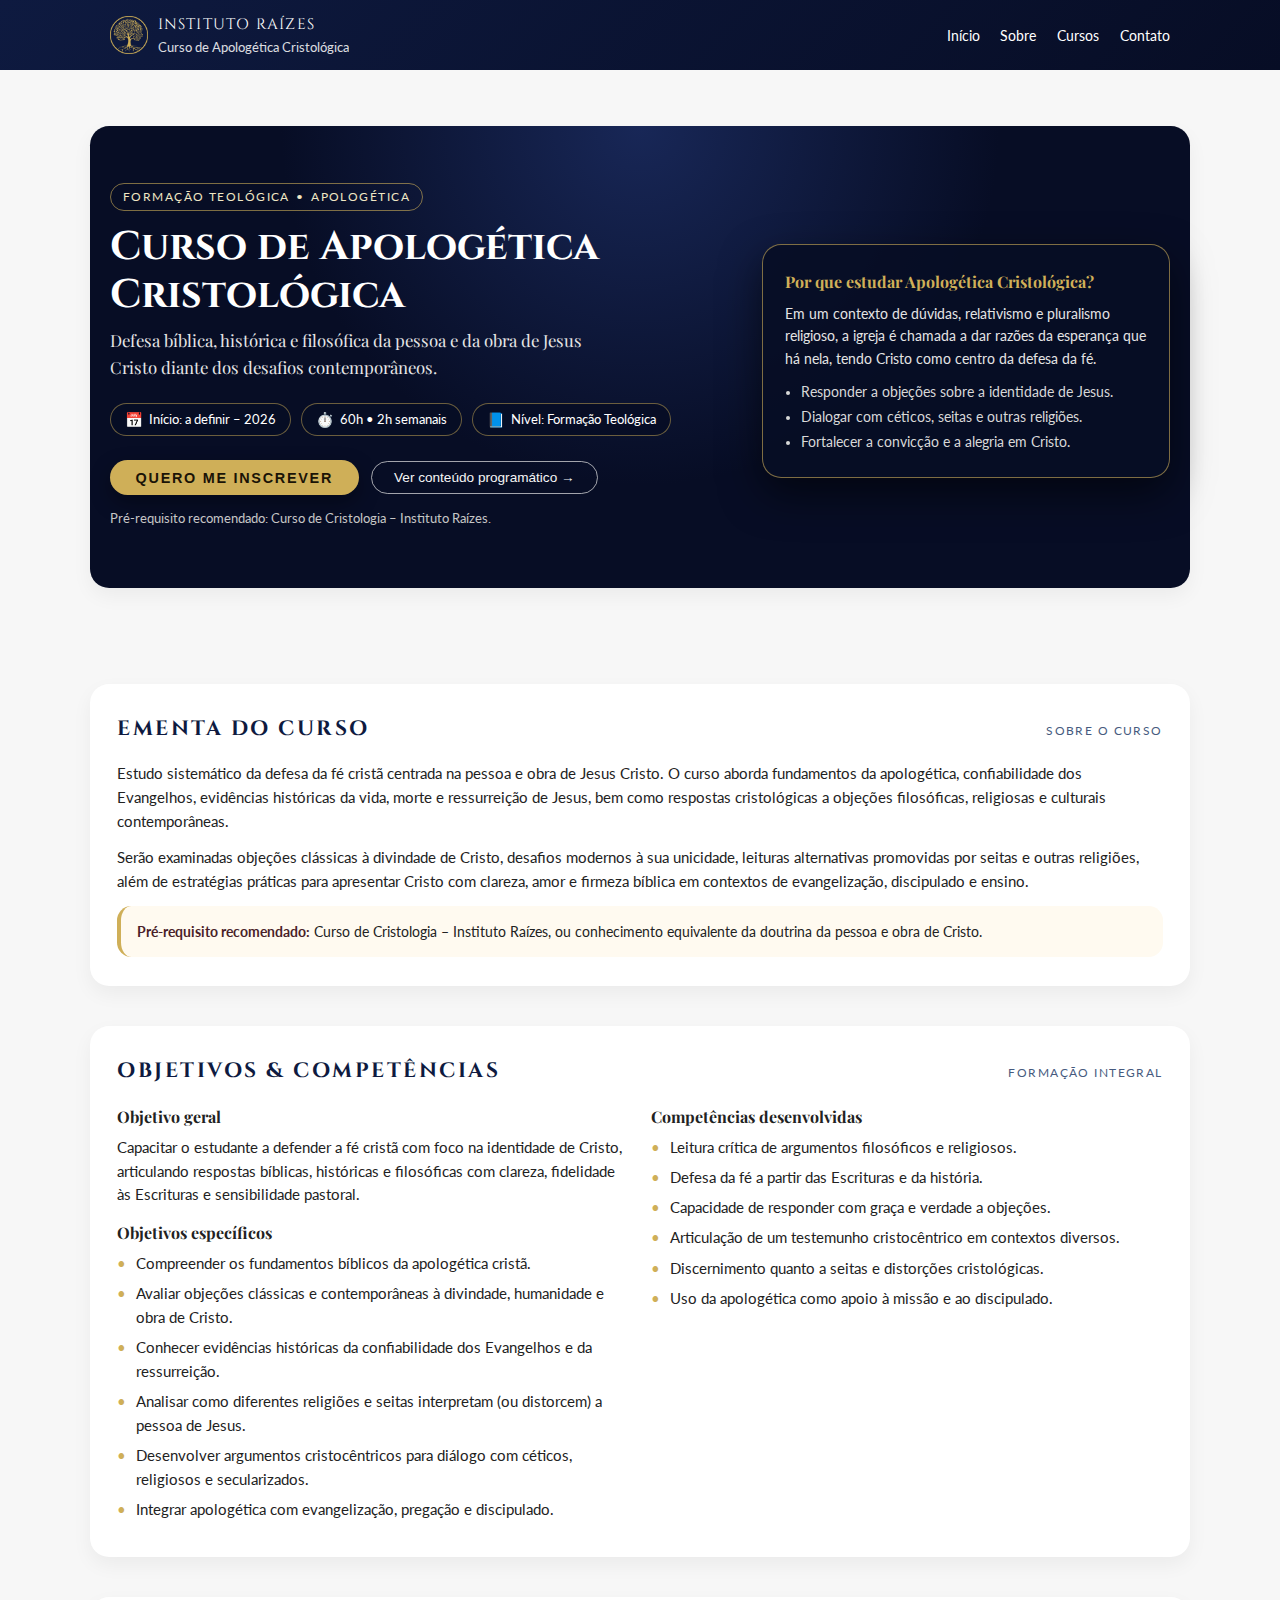
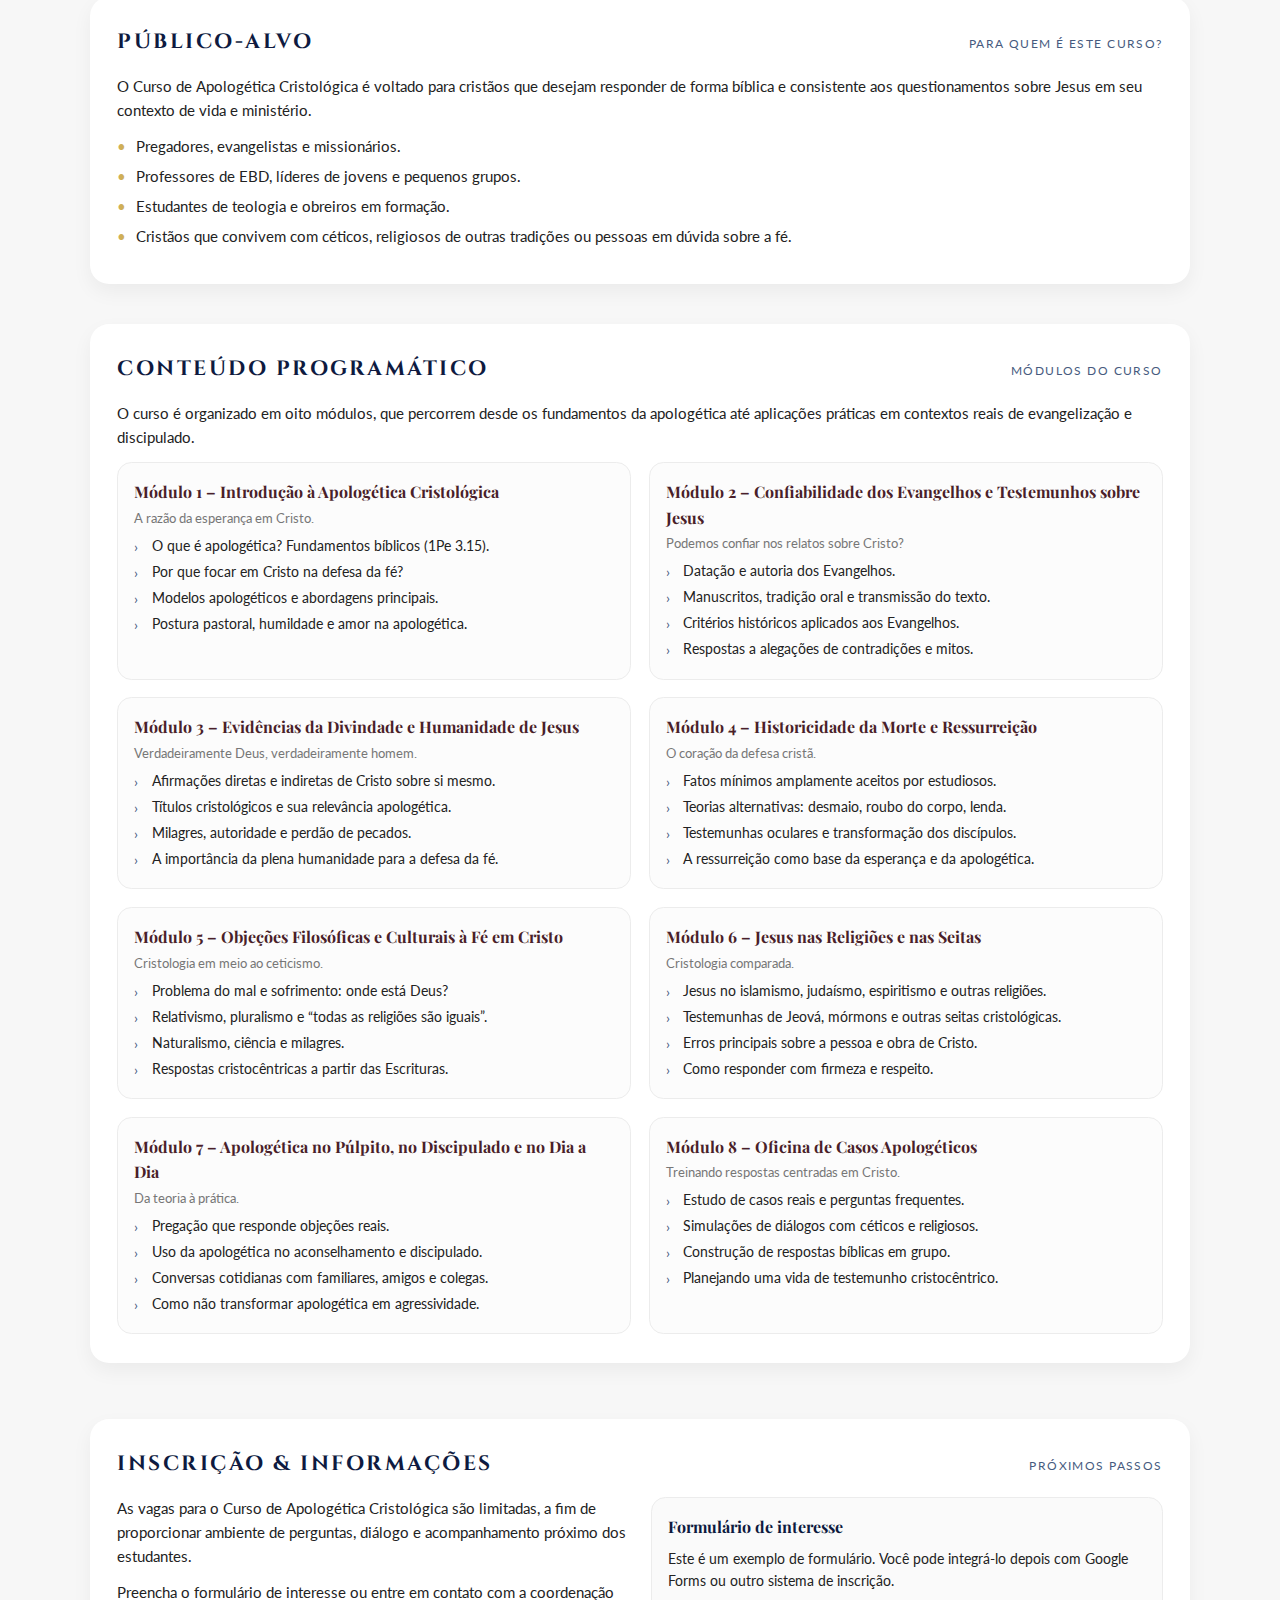
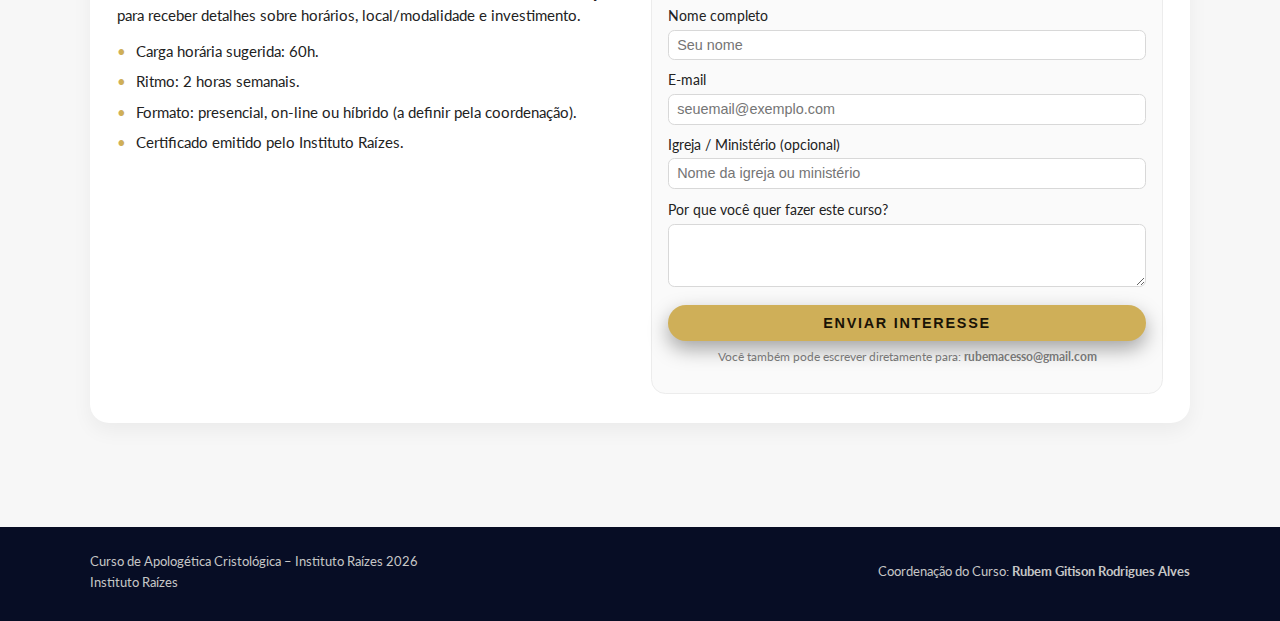
<file: cursos/apologetica.html>
<!DOCTYPE html>
<html lang="pt-BR">
  <head>
    <meta charset="UTF-8" />
    <title>Curso de Apologética Cristológica – Instituto Raízes</title>
    <meta name="viewport" content="width=device-width, initial-scale=1.0" />
    <meta
      name="description"
      content="Curso de Apologética Cristológica do Instituto Raízes – defesa bíblica, histórica e filosófica da pessoa e da obra de Jesus Cristo."
    />
    <link rel="icon" type="image/png" href="../assets/img/favicon.png">

    <!-- Google Fonts -->
    <link
      href="https://fonts.googleapis.com/css2?family=Cinzel:wght@500;700&family=Playfair+Display:wght@400;600&family=Lato:wght@300;400;700&display=swap"
      rel="stylesheet"
    />

    <style>
      :root {
        --azul-profundo: #0e1a40;
        --dourado: #cfaf58;
        --vinho: #4a1f2a;
        --branco: #ffffff;
        --cinza: #d1d1d1;
        --azul-neutro: #465a7e;
        --texto: #222222;
      }

      * {
        box-sizing: border-box;
        margin: 0;
        padding: 0;
      }

      body {
        font-family: "Lato", system-ui, -apple-system, BlinkMacSystemFont,
          "Segoe UI", sans-serif;
        color: var(--texto);
        background-color: #f7f7f7;
        line-height: 1.6;
      }

      a {
        text-decoration: none;
        color: inherit;
      }

      /* ========= HEADER / NAV ========= */

      header {
        background: linear-gradient(135deg, var(--azul-profundo), #070d25);
        color: var(--branco);
        position: sticky;
        top: 0;
        z-index: 50;
      }

      .nav-container {
        max-width: 1100px;
        margin: 0 auto;
        padding: 0.8rem 1.25rem;
        display: flex;
        align-items: center;
        justify-content: space-between;
      }

      .brand {
        display: flex;
        align-items: center;
        gap: 0.6rem;
      }

      .brand-icon-img {
        height: 38px;
        width: auto;
        object-fit: contain;
        display: block;
      }

      .brand-text {
        display: flex;
        flex-direction: column;
      }

      .brand-text span:first-child {
        font-family: "Cinzel", serif;
        font-size: 0.95rem;
        letter-spacing: 0.08em;
        text-transform: uppercase;
      }

      .brand-text span:last-child {
        font-size: 0.8rem;
        opacity: 0.85;
      }

      nav ul {
        display: flex;
        gap: 1.3rem;
        list-style: none;
        font-size: 0.9rem;
      }

      nav a {
        position: relative;
        padding-bottom: 0.1rem;
      }

      nav a::after {
        content: "";
        position: absolute;
        left: 0;
        bottom: 0;
        width: 0;
        height: 2px;
        background: var(--dourado);
        transition: width 0.2s ease-in-out;
      }

      nav a:hover::after {
        width: 100%;
      }

      /* Mobile nav */
      .nav-toggle {
        display: none;
        background: none;
        border: none;
        color: var(--branco);
        font-size: 1.4rem;
        cursor: pointer;
      }

      @media (max-width: 780px) {
        nav ul {
          display: none;
          position: absolute;
          top: 56px;
          right: 0;
          background: #070d25;
          flex-direction: column;
          padding: 0.75rem 1.25rem;
          width: 220px;
          box-shadow: 0 12px 25px rgba(0, 0, 0, 0.35);
        }

        nav ul.open {
          display: flex;
        }

        .nav-toggle {
          display: block;
        }
      }

      /* ========= HERO ========= */

      .hero {
        background: radial-gradient(circle at top, #182757 0, #070d25 50%);
        color: var(--branco);
        padding: 3.5rem 1.25rem 3rem;
      }

      .hero-inner {
        max-width: 1100px;
        margin: 0 auto;
        display: grid;
        grid-template-columns: 3fr 2fr;
        gap: 2.5rem;
        align-items: center;
      }

      @media (max-width: 900px) {
        .hero-inner {
          grid-template-columns: 1fr;
        }
      }

      .hero-tag {
        display: inline-flex;
        align-items: center;
        gap: 0.4rem;
        padding: 0.2rem 0.75rem;
        border-radius: 999px;
        border: 1px solid rgba(207, 175, 88, 0.6);
        font-size: 0.75rem;
        text-transform: uppercase;
        letter-spacing: 0.12em;
        margin-bottom: 0.75rem;
        color: #f0e7c4;
      }

      .hero-title {
        font-family: "Cinzel", serif;
        font-size: 2.5rem;
        line-height: 1.2;
        margin-bottom: 0.5rem;
      }

      .hero-subtitle {
        font-family: "Playfair Display", serif;
        font-size: 1.05rem;
        max-width: 32rem;
        color: #e5e5e5;
        margin-bottom: 1.4rem;
      }

      .hero-info-chips {
        display: flex;
        flex-wrap: wrap;
        gap: 0.6rem;
        margin-bottom: 1.5rem;
      }

      .chip {
        background: rgba(7, 13, 37, 0.9);
        border-radius: 999px;
        border: 1px solid rgba(207, 175, 88, 0.5);
        padding: 0.25rem 0.9rem;
        font-size: 0.8rem;
        display: inline-flex;
        align-items: center;
        gap: 0.35rem;
      }

      .chip span.icon {
        font-size: 0.9rem;
      }

      .hero-actions {
        display: flex;
        flex-wrap: wrap;
        gap: 0.75rem;
        align-items: center;
      }

      .btn-primary {
        background: var(--dourado);
        color: #1a1306;
        border-radius: 999px;
        padding: 0.6rem 1.6rem;
        font-size: 0.9rem;
        font-weight: 700;
        text-transform: uppercase;
        letter-spacing: 0.12em;
        border: none;
        cursor: pointer;
        box-shadow: 0 8px 20px rgba(0, 0, 0, 0.35);
        transition: transform 0.1s ease, box-shadow 0.1s ease,
          background 0.1s ease;
      }

      .btn-primary:hover {
        background: #e1c879;
        transform: translateY(-1px);
        box-shadow: 0 10px 24px rgba(0, 0, 0, 0.4);
      }

      .btn-outline {
        border-radius: 999px;
        border: 1px solid rgba(229, 229, 229, 0.7);
        padding: 0.5rem 1.4rem;
        font-size: 0.85rem;
        cursor: pointer;
        background: transparent;
        color: #f5f5f5;
        display: inline-flex;
        align-items: center;
        gap: 0.4rem;
      }

      .btn-outline:hover {
        border-color: var(--dourado);
      }

      .hero-note {
        margin-top: 0.8rem;
        font-size: 0.8rem;
        color: #c6c6c6;
      }

      .hero-card {
        background: rgba(7, 13, 37, 0.9);
        border-radius: 1.2rem;
        padding: 1.5rem 1.4rem;
        border: 1px solid rgba(207, 175, 88, 0.6);
        box-shadow: 0 16px 40px rgba(0, 0, 0, 0.55);
      }

      .hero-card-title {
        font-family: "Playfair Display", serif;
        font-size: 1rem;
        margin-bottom: 0.5rem;
        color: var(--dourado);
      }

      .hero-card p {
        font-size: 0.87rem;
        color: #e4e4e4;
      }

      .hero-card ul {
        margin-top: 0.5rem;
        padding-left: 1rem;
        font-size: 0.85rem;
        color: #d8d8d8;
      }

      .hero-card ul li + li {
        margin-top: 0.2rem;
      }

      /* ========= SECTIONS ========= */

      main {
        padding: 2.5rem 1.25rem 3rem;
      }

      section {
        max-width: 1100px;
        margin: 0 auto 2.5rem;
        background: var(--branco);
        border-radius: 1.2rem;
        padding: 1.8rem 1.7rem;
        box-shadow: 0 8px 20px rgba(0, 0, 0, 0.05);
      }

      section:last-of-type {
        margin-top: 3.5rem;
        margin-bottom: 3.5rem;
      }

      .section-header {
        display: flex;
        justify-content: space-between;
        align-items: baseline;
        gap: 1rem;
        margin-bottom: 1rem;
      }

      .section-title {
        font-family: "Cinzel", serif;
        font-size: 1.3rem;
        color: var(--azul-profundo);
        text-transform: uppercase;
        letter-spacing: 0.12em;
      }

      .section-tag {
        font-size: 0.75rem;
        color: var(--azul-neutro);
        text-transform: uppercase;
        letter-spacing: 0.12em;
      }

      section p {
        font-size: 0.93rem;
        margin-bottom: 0.75rem;
      }

      .grid-2 {
        display: grid;
        grid-template-columns: repeat(2, minmax(0, 1fr));
        gap: 1.4rem;
      }

      @media (max-width: 780px) {
        .grid-2 {
          grid-template-columns: 1fr;
        }
      }

      ul.styled {
        list-style: none;
        padding-left: 0;
      }

      ul.styled li {
        position: relative;
        padding-left: 1.2rem;
        font-size: 0.93rem;
        margin-bottom: 0.4rem;
      }

      ul.styled li::before {
        content: "•";
        position: absolute;
        left: 0;
        top: 0;
        color: var(--dourado);
      }

      .modules-grid {
        display: grid;
        grid-template-columns: repeat(2, minmax(0, 1fr));
        gap: 1.1rem;
        margin-top: 0.6rem;
      }

      @media (max-width: 900px) {
        .modules-grid {
          grid-template-columns: 1fr;
        }
      }

      .module-card {
        border-radius: 0.9rem;
        border: 1px solid #ececec;
        padding: 1rem 1rem 0.9rem;
        background: #fcfcfc;
      }

      .module-title {
        font-family: "Playfair Display", serif;
        font-size: 1rem;
        color: var(--vinho);
        margin-bottom: 0.2rem;
      }

      .module-tagline {
        font-size: 0.8rem;
        color: #777;
        margin-bottom: 0.4rem;
      }

      .module-list {
        list-style: none;
        padding-left: 0;
        font-size: 0.86rem;
      }

      .module-list li {
        position: relative;
        padding-left: 1.1rem;
        margin-bottom: 0.25rem;
      }

      .module-list li::before {
        content: "›";
        position: absolute;
        left: 0;
        top: 0;
        color: var(--azul-neutro);
        font-size: 0.9rem;
      }

      .callout {
        border-radius: 0.9rem;
        border-left: 4px solid var(--dourado);
        background: #fffaf0;
        padding: 0.9rem 1rem;
        font-size: 0.86rem;
        margin-top: 0.8rem;
      }

      .callout strong {
        color: var(--vinho);
      }

      /* ========= FOOTER ========= */

      footer {
        background: #070d25;
        color: #c6c6c6;
        padding: 1.5rem 1.25rem 1.8rem;
        font-size: 0.8rem;
      }

      .footer-inner {
        max-width: 1100px;
        margin: 0 auto;
        display: flex;
        flex-wrap: wrap;
        gap: 1rem;
        justify-content: space-between;
        align-items: center;
      }

      .footer-brand span {
        display: block;
      }

      .footer-coord {
        text-align: right;
      }

      @media (max-width: 700px) {
        .footer-inner {
          flex-direction: column;
          align-items: flex-start;
        }

        .footer-coord {
          text-align: left;
        }
      }
    </style>
  </head>

  <body>
    <header>
      <div class="nav-container">
        <div class="brand">
          <img src="../assets/img/logo_raizes.png" alt="Instituto Raízes" class="brand-icon-img" />
          <div class="brand-text">
            <span>Instituto Raízes</span>
            <span>Curso de Apologética Cristológica</span>
          </div>
        </div>

        <button class="nav-toggle" aria-label="Abrir menu" onclick="toggleNav()">
          ☰
        </button>

        <nav>
          <ul id="nav-links">
            <li><a href="../index.html">Início</a></li>
            <li><a href="../sobre.html">Sobre</a></li>
            <li><a href="../cursos.html">Cursos</a></li>
            <li><a href="../contato.html">Contato</a></li>
          </ul>
        </nav>
      </div>
    </header>

    <section class="hero">
      <div class="hero-inner">
        <div>
          <div class="hero-tag">
            <span>Formação Teológica</span>
            <span>•</span>
            <span>Apologética</span>
          </div>
          <h1 class="hero-title">Curso de Apologética Cristológica</h1>
          <p class="hero-subtitle">
            Defesa bíblica, histórica e filosófica da pessoa e da obra de Jesus Cristo diante dos desafios contemporâneos.
          </p>

          <div class="hero-info-chips">
            <div class="chip">
              <span class="icon">📅</span>
              <span>Início: a definir – 2026</span>
            </div>
            <div class="chip">
              <span class="icon">⏱️</span>
              <span>60h • 2h semanais</span>
            </div>
            <div class="chip">
              <span class="icon">📘</span>
              <span>Nível: Formação Teológica</span>
            </div>
          </div>

          <div class="hero-actions">
            <a href="#inscricao">
              <button class="btn-primary">Quero me inscrever</button>
            </a>
            <a href="#conteudo">
              <button class="btn-outline">
                Ver conteúdo programático →
              </button>
            </a>
          </div>

          <p class="hero-note">
            Pré-requisito recomendado: Curso de Cristologia – Instituto Raízes.
          </p>
        </div>

        <div class="hero-card">
          <h2 class="hero-card-title">Por que estudar Apologética Cristológica?</h2>
          <p>
            Em um contexto de dúvidas, relativismo e pluralismo religioso, a igreja é chamada a dar razões da esperança que há
            nela, tendo Cristo como centro da defesa da fé.
          </p>
          <ul>
            <li>Responder a objeções sobre a identidade de Jesus.</li>
            <li>Dialogar com céticos, seitas e outras religiões.</li>
            <li>Fortalecer a convicção e a alegria em Cristo.</li>
          </ul>
        </div>
      </div>
    </section>

    <main>
      <!-- SOBRE / EMENTA -->
      <section id="sobre">
        <div class="section-header">
          <h2 class="section-title">Ementa do Curso</h2>
          <span class="section-tag">Sobre o curso</span>
        </div>
        <p>
          Estudo sistemático da defesa da fé cristã centrada na pessoa e obra de Jesus Cristo. O curso aborda fundamentos da
          apologética, confiabilidade dos Evangelhos, evidências históricas da vida, morte e ressurreição de Jesus, bem como
          respostas cristológicas a objeções filosóficas, religiosas e culturais contemporâneas.
        </p>
        <p>
          Serão examinadas objeções clássicas à divindade de Cristo, desafios modernos à sua unicidade, leituras alternativas
          promovidas por seitas e outras religiões, além de estratégias práticas para apresentar Cristo com clareza, amor e
          firmeza bíblica em contextos de evangelização, discipulado e ensino.
        </p>

        <div class="callout">
          <strong>Pré-requisito recomendado:</strong> Curso de Cristologia – Instituto Raízes, ou conhecimento equivalente da
          doutrina da pessoa e obra de Cristo.
        </div>
      </section>

      <!-- OBJETIVOS / COMPETÊNCIAS -->
      <section id="objetivos">
        <div class="section-header">
          <h2 class="section-title">Objetivos & Competências</h2>
          <span class="section-tag">Formação integral</span>
        </div>

        <div class="grid-2">
          <div>
            <h3
              style="font-family: 'Playfair Display', serif; font-size: 1rem; margin-bottom: 0.4rem;"
            >
              Objetivo geral
            </h3>
            <p>
              Capacitar o estudante a defender a fé cristã com foco na identidade de Cristo, articulando respostas bíblicas,
              históricas e filosóficas com clareza, fidelidade às Escrituras e sensibilidade pastoral.
            </p>

            <h3
              style="font-family: 'Playfair Display', serif; font-size: 1rem; margin: 0.8rem 0 0.4rem;"
            >
              Objetivos específicos
            </h3>
            <ul class="styled">
              <li>Compreender os fundamentos bíblicos da apologética cristã.</li>
              <li>
                Avaliar objeções clássicas e contemporâneas à divindade, humanidade e obra de Cristo.
              </li>
              <li>
                Conhecer evidências históricas da confiabilidade dos Evangelhos e da ressurreição.
              </li>
              <li>
                Analisar como diferentes religiões e seitas interpretam (ou distorcem) a pessoa de Jesus.
              </li>
              <li>
                Desenvolver argumentos cristocêntricos para diálogo com céticos, religiosos e secularizados.
              </li>
              <li>
                Integrar apologética com evangelização, pregação e discipulado.
              </li>
            </ul>
          </div>

          <div>
            <h3
              style="font-family: 'Playfair Display', serif; font-size: 1rem; margin-bottom: 0.4rem;"
            >
              Competências desenvolvidas
            </h3>
            <ul class="styled">
              <li>Leitura crítica de argumentos filosóficos e religiosos.</li>
              <li>Defesa da fé a partir das Escrituras e da história.</li>
              <li>Capacidade de responder com graça e verdade a objeções.</li>
              <li>Articulação de um testemunho cristocêntrico em contextos diversos.</li>
              <li>Discernimento quanto a seitas e distorções cristológicas.</li>
              <li>Uso da apologética como apoio à missão e ao discipulado.</li>
            </ul>
          </div>
        </div>
      </section>

      <!-- PÚBLICO-ALVO -->
      <section id="publico">
        <div class="section-header">
          <h2 class="section-title">Público-alvo</h2>
          <span class="section-tag">Para quem é este curso?</span>
        </div>
        <p>
          O Curso de Apologética Cristológica é voltado para cristãos que desejam responder de forma bíblica e consistente aos
          questionamentos sobre Jesus em seu contexto de vida e ministério.
        </p>

        <ul class="styled" style="margin-top: 0.6rem;">
          <li>Pregadores, evangelistas e missionários.</li>
          <li>Professores de EBD, líderes de jovens e pequenos grupos.</li>
          <li>Estudantes de teologia e obreiros em formação.</li>
          <li>Cristãos que convivem com céticos, religiosos de outras tradições ou pessoas em dúvida sobre a fé.</li>
        </ul>
      </section>

      <!-- CONTEÚDO PROGRAMÁTICO -->
      <section id="conteudo">
        <div class="section-header">
          <h2 class="section-title">Conteúdo Programático</h2>
          <span class="section-tag">Módulos do curso</span>
        </div>
        <p>
          O curso é organizado em oito módulos, que percorrem desde os fundamentos da apologética até aplicações práticas em
          contextos reais de evangelização e discipulado.
        </p>

        <div class="modules-grid">
          <div class="module-card">
            <h3 class="module-title">Módulo 1 – Introdução à Apologética Cristológica</h3>
            <p class="module-tagline">
              A razão da esperança em Cristo.
            </p>
            <ul class="module-list">
              <li>O que é apologética? Fundamentos bíblicos (1Pe 3.15).</li>
              <li>Por que focar em Cristo na defesa da fé?</li>
              <li>Modelos apologéticos e abordagens principais.</li>
              <li>Postura pastoral, humildade e amor na apologética.</li>
            </ul>
          </div>

          <div class="module-card">
            <h3 class="module-title">
              Módulo 2 – Confiabilidade dos Evangelhos e Testemunhos sobre Jesus
            </h3>
            <p class="module-tagline">
              Podemos confiar nos relatos sobre Cristo?
            </p>
            <ul class="module-list">
              <li>Datação e autoria dos Evangelhos.</li>
              <li>Manuscritos, tradição oral e transmissão do texto.</li>
              <li>Critérios históricos aplicados aos Evangelhos.</li>
              <li>Respostas a alegações de contradições e mitos.</li>
            </ul>
          </div>

          <div class="module-card">
            <h3 class="module-title">
              Módulo 3 – Evidências da Divindade e Humanidade de Jesus
            </h3>
            <p class="module-tagline">
              Verdadeiramente Deus, verdadeiramente homem.
            </p>
            <ul class="module-list">
              <li>Afirmações diretas e indiretas de Cristo sobre si mesmo.</li>
              <li>Títulos cristológicos e sua relevância apologética.</li>
              <li>Milagres, autoridade e perdão de pecados.</li>
              <li>A importância da plena humanidade para a defesa da fé.</li>
            </ul>
          </div>

          <div class="module-card">
            <h3 class="module-title">Módulo 4 – Historicidade da Morte e Ressurreição</h3>
            <p class="module-tagline">
              O coração da defesa cristã.
            </p>
            <ul class="module-list">
              <li>Fatos mínimos amplamente aceitos por estudiosos.</li>
              <li>Teorias alternativas: desmaio, roubo do corpo, lenda.</li>
              <li>Testemunhas oculares e transformação dos discípulos.</li>
              <li>A ressurreição como base da esperança e da apologética.</li>
            </ul>
          </div>

          <div class="module-card">
            <h3 class="module-title">
              Módulo 5 – Objeções Filosóficas e Culturais à Fé em Cristo
            </h3>
            <p class="module-tagline">
              Cristologia em meio ao ceticismo.
            </p>
            <ul class="module-list">
              <li>Problema do mal e sofrimento: onde está Deus?</li>
              <li>Relativismo, pluralismo e “todas as religiões são iguais”.</li>
              <li>Naturalismo, ciência e milagres.</li>
              <li>Respostas cristocêntricas a partir das Escrituras.</li>
            </ul>
          </div>

          <div class="module-card">
            <h3 class="module-title">
              Módulo 6 – Jesus nas Religiões e nas Seitas
            </h3>
            <p class="module-tagline">
              Cristologia comparada.
            </p>
            <ul class="module-list">
              <li>Jesus no islamismo, judaísmo, espiritismo e outras religiões.</li>
              <li>Testemunhas de Jeová, mórmons e outras seitas cristológicas.</li>
              <li>Erros principais sobre a pessoa e obra de Cristo.</li>
              <li>Como responder com firmeza e respeito.</li>
            </ul>
          </div>

          <div class="module-card">
            <h3 class="module-title">
              Módulo 7 – Apologética no Púlpito, no Discipulado e no Dia a Dia
            </h3>
            <p class="module-tagline">
              Da teoria à prática.
            </p>
            <ul class="module-list">
              <li>Pregação que responde objeções reais.</li>
              <li>Uso da apologética no aconselhamento e discipulado.</li>
              <li>Conversas cotidianas com familiares, amigos e colegas.</li>
              <li>Como não transformar apologética em agressividade.</li>
            </ul>
          </div>

          <div class="module-card">
            <h3 class="module-title">
              Módulo 8 – Oficina de Casos Apologéticos
            </h3>
            <p class="module-tagline">
              Treinando respostas centradas em Cristo.
            </p>
            <ul class="module-list">
              <li>Estudo de casos reais e perguntas frequentes.</li>
              <li>Simulações de diálogos com céticos e religiosos.</li>
              <li>Construção de respostas bíblicas em grupo.</li>
              <li>Planejando uma vida de testemunho cristocêntrico.</li>
            </ul>
          </div>
        </div>
      </section>

      <!-- INSCRIÇÃO / CONTATO -->
      <section id="inscricao">
        <div class="section-header">
          <h2 class="section-title">Inscrição & Informações</h2>
          <span class="section-tag">Próximos passos</span>
        </div>

        <div class="grid-2">
          <div>
            <p>
              As vagas para o Curso de Apologética Cristológica são limitadas, a fim de proporcionar ambiente de perguntas,
              diálogo e acompanhamento próximo dos estudantes.
            </p>
            <p style="margin-top: 0.5rem;">
              Preencha o formulário de interesse ou entre em contato com a coordenação para receber detalhes sobre horários,
              local/modalidade e investimento.
            </p>

            <ul class="styled" style="margin-top: 0.6rem;">
              <li>Carga horária sugerida: 60h.</li>
              <li>Ritmo: 2 horas semanais.</li>
              <li>Formato: presencial, on-line ou híbrido (a definir pela coordenação).</li>
              <li>Certificado emitido pelo Instituto Raízes.</li>
            </ul>
          </div>

          <div>
            <form
              style="
                background: #fafafa;
                border-radius: 0.9rem;
                border: 1px solid #ececec;
                padding: 1rem 1rem 0.9rem;
                font-size: 0.9rem;
              "
            >
              <h3
                style="
                  font-family: 'Playfair Display', serif;
                  font-size: 1rem;
                  margin-bottom: 0.6rem;
                  color: var(--azul-profundo);
                "
              >
                Formulário de interesse
              </h3>
              <p style="font-size: 0.85rem; margin-bottom: 0.7rem;">
                Este é um exemplo de formulário. Você pode integrá-lo depois com Google Forms ou outro sistema de inscrição.
              </p>

              <div style="margin-bottom: 0.5rem;">
                <label for="nome" style="display: block; margin-bottom: 0.15rem;"
                  >Nome completo</label
                >
                <input
                  id="nome"
                  type="text"
                  placeholder="Seu nome"
                  style="
                    width: 100%;
                    padding: 0.4rem 0.5rem;
                    border-radius: 0.4rem;
                    border: 1px solid #d8d8d8;
                    font-size: 0.9rem;
                  "
                />
              </div>

              <div style="margin-bottom: 0.5rem;">
                <label for="email" style="display: block; margin-bottom: 0.15rem;"
                  >E-mail</label
                >
                <input
                  id="email"
                  type="email"
                  placeholder="seuemail@exemplo.com"
                  style="
                    width: 100%;
                    padding: 0.4rem 0.5rem;
                    border-radius: 0.4rem;
                    border: 1px solid #d8d8d8;
                    font-size: 0.9rem;
                  "
                />
              </div>

              <div style="margin-bottom: 0.6rem;">
                <label for="igreja" style="display: block; margin-bottom: 0.15rem;"
                  >Igreja / Ministério (opcional)</label
                >
                <input
                  id="igreja"
                  type="text"
                  placeholder="Nome da igreja ou ministério"
                  style="
                    width: 100%;
                    padding: 0.4rem 0.5rem;
                    border-radius: 0.4rem;
                    border: 1px solid #d8d8d8;
                    font-size: 0.9rem;
                  "
                />
              </div>

              <div style="margin-bottom: 0.8rem;">
                <label
                  for="motivo"
                  style="display: block; margin-bottom: 0.15rem;"
                  >Por que você quer fazer este curso?</label
                >
                <textarea
                  id="motivo"
                  rows="3"
                  style="
                    width: 100%;
                    padding: 0.4rem 0.5rem;
                    border-radius: 0.4rem;
                    border: 1px solid #d8d8d8;
                    font-size: 0.9rem;
                    resize: vertical;
                  "
                ></textarea>
              </div>

              <button
                type="button"
                class="btn-primary"
                style="width: 100%; justify-content: center; display: inline-flex;"
              >
                Enviar interesse
              </button>

              <p
                style="
                  margin-top: 0.4rem;
                  font-size: 0.78rem;
                  color: #777;
                  text-align: center;
                "
              >
                Você também pode escrever diretamente para:
                <strong>rubemacesso@gmail.com</strong>
              </p>
            </form>
          </div>
        </div>
      </section>
    </main>

    <footer>
      <div class="footer-inner">
        <div class="footer-brand">
          <span>Curso de Apologética Cristológica – Instituto Raízes 2026</span>
          <span>Instituto Raízes</span>
        </div>

        <div class="footer-coord">
          <span>Coordenação do Curso:</span>
          <strong>Rubem Gitison Rodrigues Alves</strong>
        </div>
      </div>
    </footer>

    <script>
      function toggleNav() {
        const nav = document.getElementById("nav-links");
        nav.classList.toggle("open");
      }
    </script>
  </body>
</html>
</file>
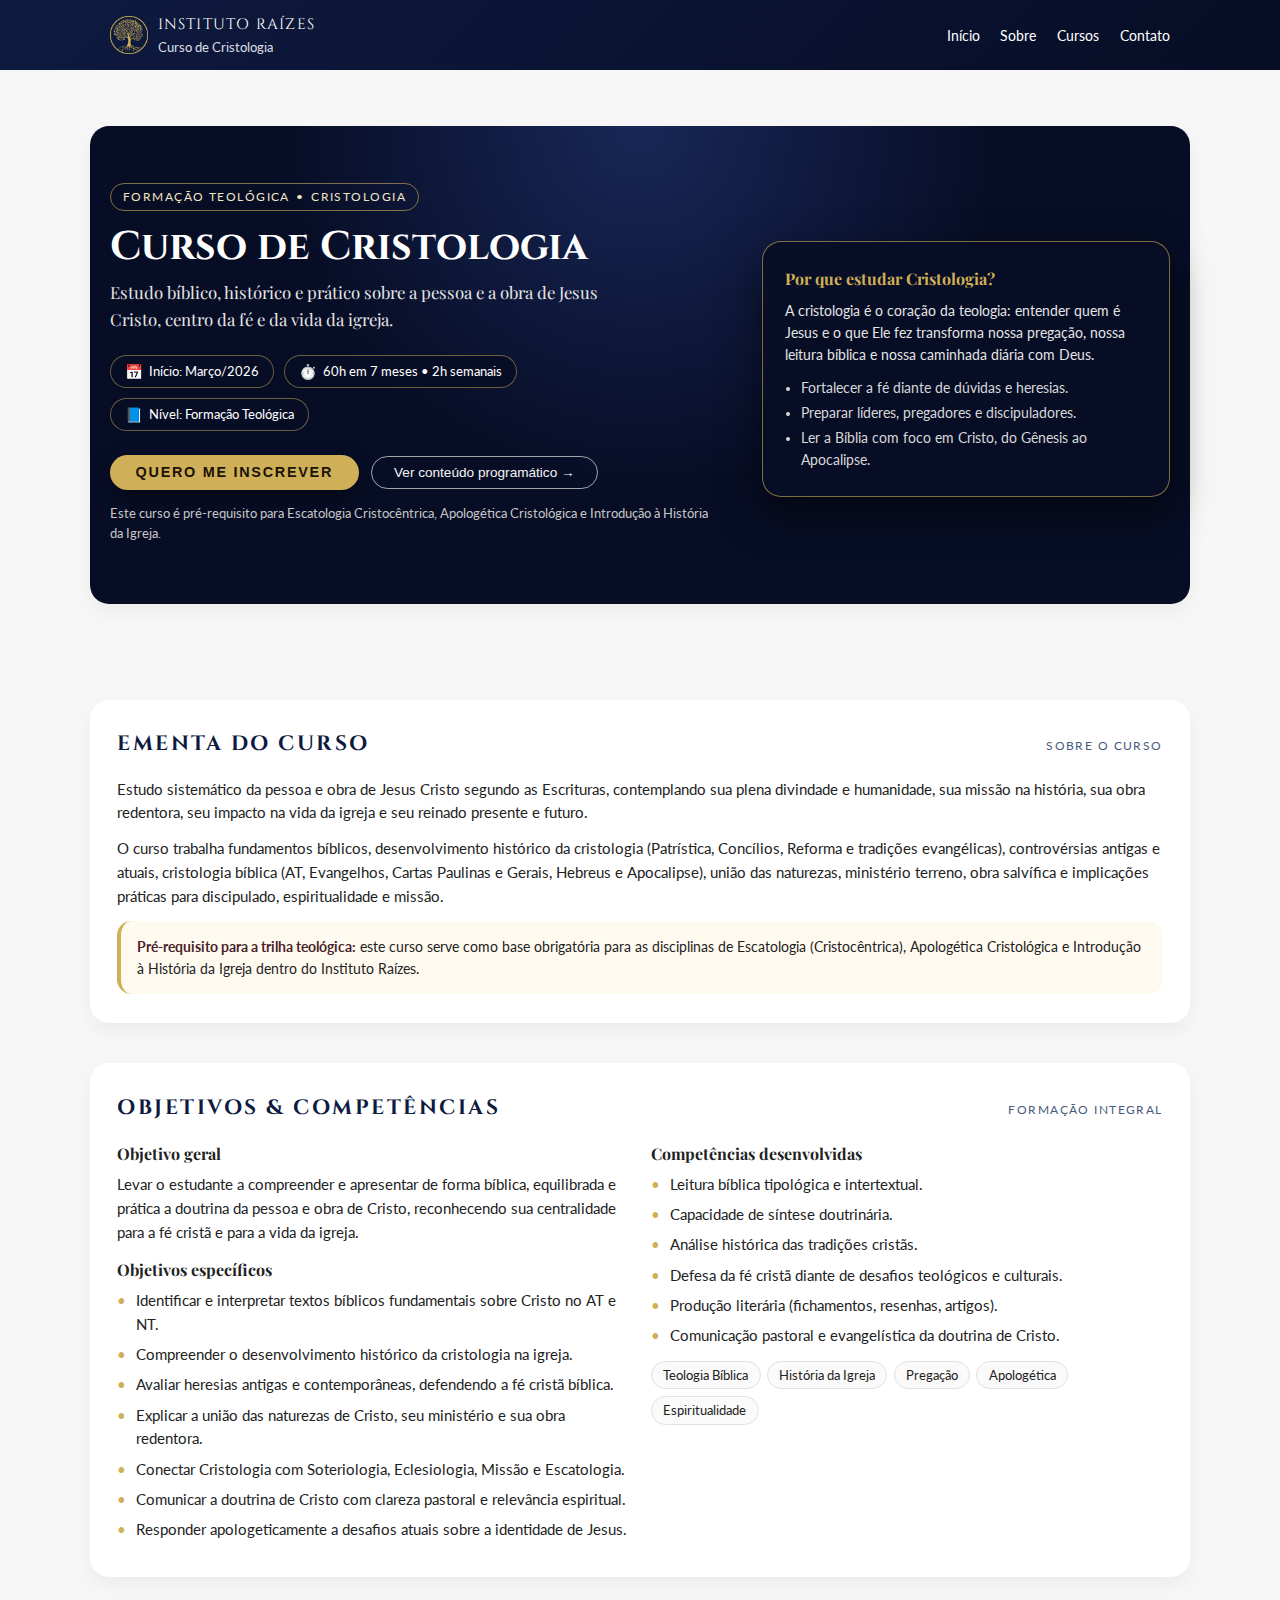
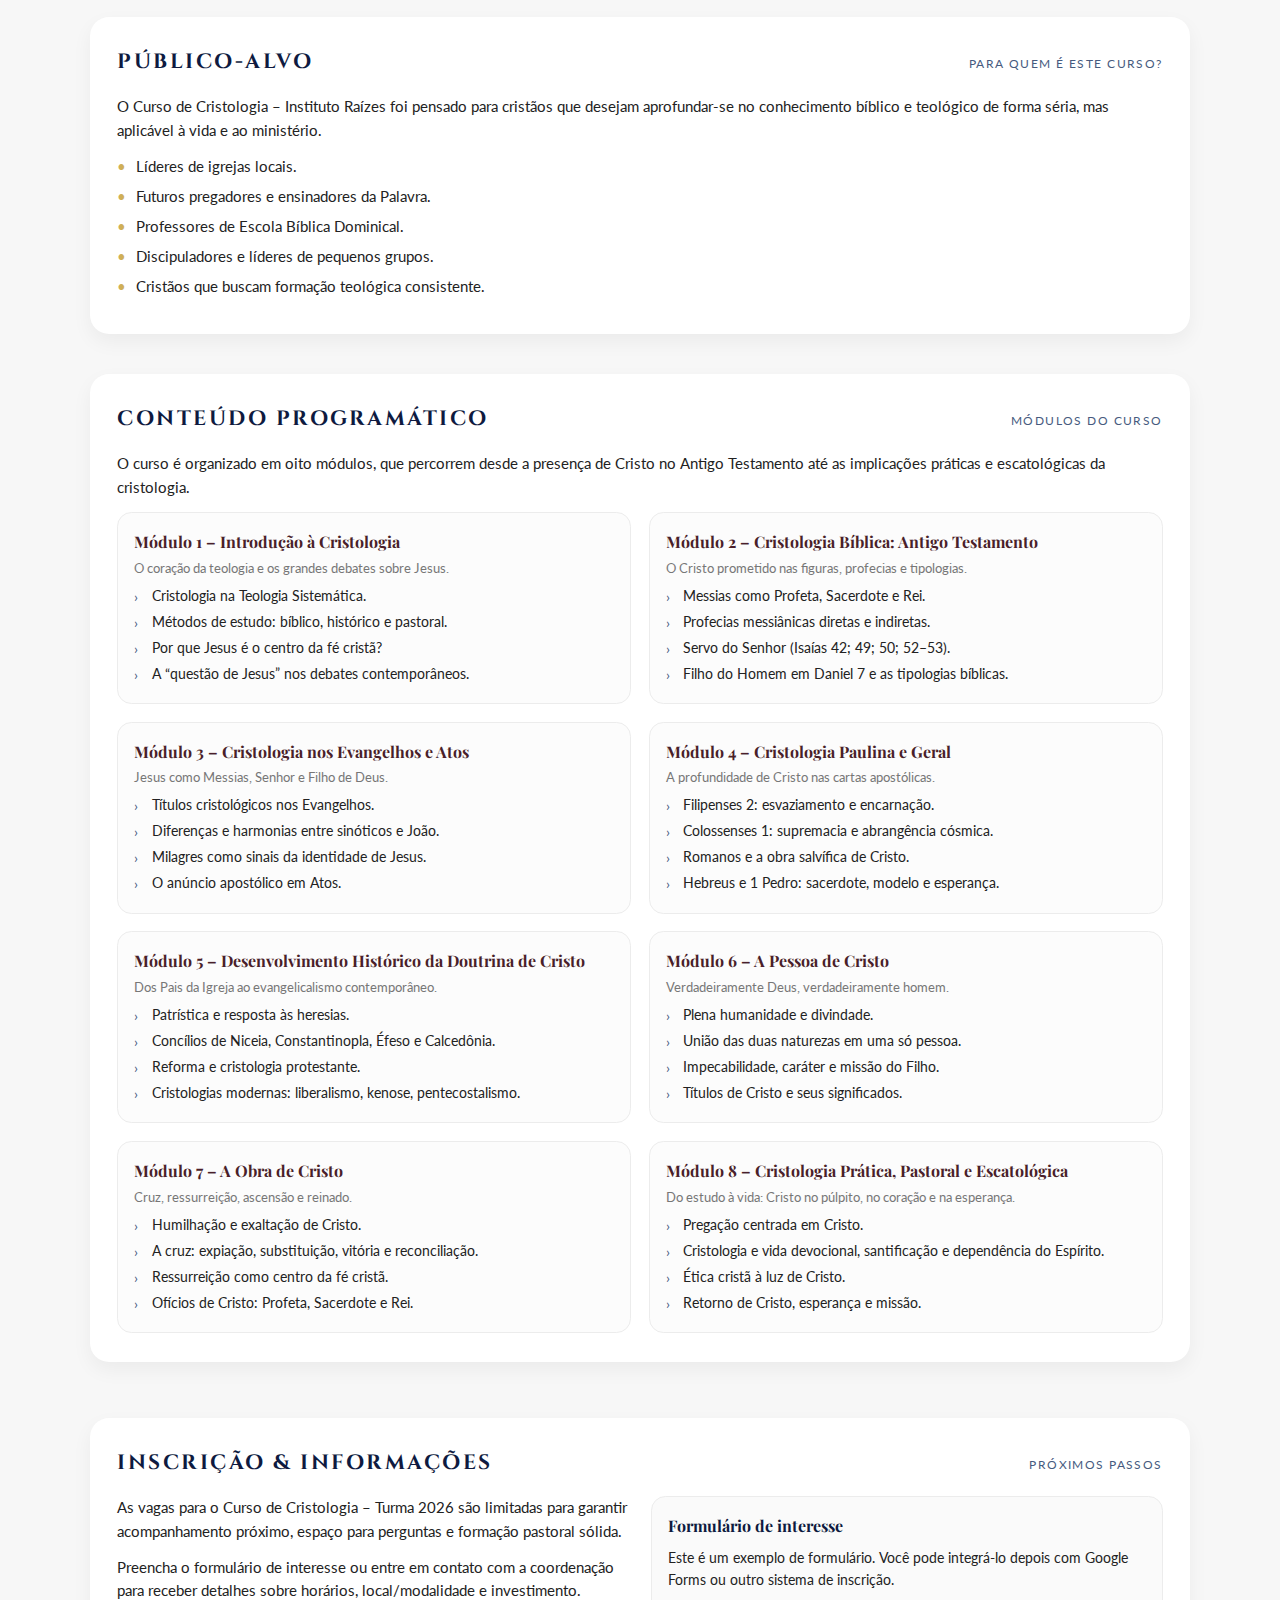
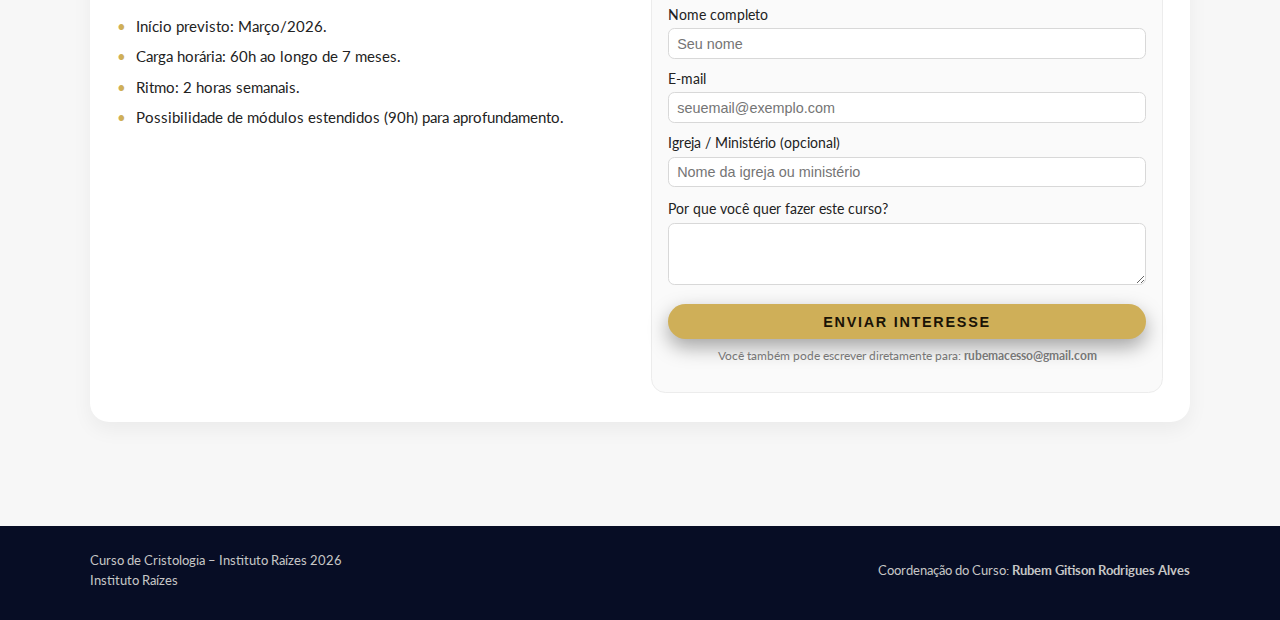
<file: cursos/cristologia.html>
<!DOCTYPE html>
<html lang="pt-BR">
<head>
  <meta charset="UTF-8" />
  <title>Curso de Cristologia – Instituto Raízes</title>
  <meta name="viewport" content="width=device-width, initial-scale=1.0" />
  <meta
  name="description"
  content="Curso de Cristologia do Instituto Raízes – estudo bíblico, histórico e prático sobre a pessoa e a obra de Jesus Cristo."
  />

  <!-- Google Fonts -->
  <link
  href="https://fonts.googleapis.com/css2?family=Cinzel:wght@500;700&family=Playfair+Display:wght@400;600&family=Lato:wght@300;400;700&display=swap"
  rel="stylesheet"
  />

  <style>
    :root {
      --azul-profundo: #0e1a40;
      --dourado: #cfaf58;
      --vinho: #4a1f2a;
      --branco: #ffffff;
      --cinza: #d1d1d1;
      --azul-neutro: #465a7e;
      --texto: #222222;
    }

    * {
      box-sizing: border-box;
      margin: 0;
      padding: 0;
    }

    body {
      font-family: "Lato", system-ui, -apple-system, BlinkMacSystemFont,
      "Segoe UI", sans-serif;
      color: var(--texto);
      background-color: #f7f7f7;
      line-height: 1.6;
    }

    a {
      text-decoration: none;
      color: inherit;
    }

    /* ========= HEADER / NAV ========= */

    header {
      background: linear-gradient(
        135deg,
        var(--azul-profundo),
        #070d25
      );
      color: var(--branco);
      position: sticky;
      top: 0;
      z-index: 50;
    }

    .nav-container {
      max-width: 1100px;
      margin: 0 auto;
      padding: 0.8rem 1.25rem;
      display: flex;
      align-items: center;
      justify-content: space-between;
    }

    .brand {
      display: flex;
      align-items: center;
      gap: 0.6rem;
    }

    .brand-icon {
      width: 34px;
      height: 34px;
      border-radius: 50%;
      border: 2px solid var(--dourado);
      display: flex;
      align-items: center;
      justify-content: center;
      font-size: 0.9rem;
      font-weight: 700;
      color: var(--dourado);
    }

    .brand-text {
      display: flex;
      flex-direction: column;
    }

    .brand-text span:first-child {
      font-family: "Cinzel", serif;
      font-size: 0.95rem;
      letter-spacing: 0.08em;
      text-transform: uppercase;
    }

    .brand-text span:last-child {
      font-size: 0.8rem;
      opacity: 0.85;
    }

    nav ul {
      display: flex;
      gap: 1.3rem;
      list-style: none;
      font-size: 0.9rem;
    }

    nav a {
      position: relative;
      padding-bottom: 0.1rem;
    }

    nav a::after {
      content: "";
      position: absolute;
      left: 0;
      bottom: 0;
      width: 0;
      height: 2px;
      background: var(--dourado);
      transition: width 0.2s ease-in-out;
    }

    nav a:hover::after {
      width: 100%;
    }

    /* Mobile nav */
    .nav-toggle {
      display: none;
      background: none;
      border: none;
      color: var(--branco);
      font-size: 1.4rem;
      cursor: pointer;
    }

    @media (max-width: 780px) {
      nav ul {
        display: none;
        position: absolute;
        top: 56px;
        right: 0;
        background: #070d25;
        flex-direction: column;
        padding: 0.75rem 1.25rem;
        width: 220px;
        box-shadow: 0 12px 25px rgba(0, 0, 0, 0.35);
      }

      nav ul.open {
        display: flex;
      }

      .nav-toggle {
        display: block;
      }
    }

    /* ========= HERO ========= */

    .hero {
      background: radial-gradient(circle at top, #182757 0, #070d25 50%);
      color: var(--branco);
      padding: 3.5rem 1.25rem 3rem;
    }

    .hero-inner {
      max-width: 1100px;
      margin: 0 auto;
      display: grid;
      grid-template-columns: 3fr 2fr;
      gap: 2.5rem;
      align-items: center;
    }

    @media (max-width: 900px) {
      .hero-inner {
        grid-template-columns: 1fr;
      }
    }

    .hero-tag {
      display: inline-flex;
      align-items: center;
      gap: 0.4rem;
      padding: 0.2rem 0.75rem;
      border-radius: 999px;
      border: 1px solid rgba(207, 175, 88, 0.6);
      font-size: 0.75rem;
      text-transform: uppercase;
      letter-spacing: 0.12em;
      margin-bottom: 0.75rem;
      color: #f0e7c4;
    }

    .hero-title {
      font-family: "Cinzel", serif;
      font-size: 2.5rem;
      line-height: 1.2;
      margin-bottom: 0.5rem;
    }

    .hero-subtitle {
      font-family: "Playfair Display", serif;
      font-size: 1.05rem;
      max-width: 32rem;
      color: #e5e5e5;
      margin-bottom: 1.4rem;
    }

    .hero-info-chips {
      display: flex;
      flex-wrap: wrap;
      gap: 0.6rem;
      margin-bottom: 1.5rem;
    }

    .chip {
      background: rgba(7, 13, 37, 0.9);
      border-radius: 999px;
      border: 1px solid rgba(207, 175, 88, 0.5);
      padding: 0.25rem 0.9rem;
      font-size: 0.8rem;
      display: inline-flex;
      align-items: center;
      gap: 0.35rem;
    }

    .chip span.icon {
      font-size: 0.9rem;
    }

    .hero-actions {
      display: flex;
      flex-wrap: wrap;
      gap: 0.75rem;
      align-items: center;
    }

    .btn-primary {
      background: var(--dourado);
      color: #1a1306;
      border-radius: 999px;
      padding: 0.6rem 1.6rem;
      font-size: 0.9rem;
      font-weight: 700;
      text-transform: uppercase;
      letter-spacing: 0.12em;
      border: none;
      cursor: pointer;
      box-shadow: 0 8px 20px rgba(0, 0, 0, 0.35);
      transition: transform 0.1s ease, box-shadow 0.1s ease,
      background 0.1s ease;
    }

    .btn-primary:hover {
      background: #e1c879;
      transform: translateY(-1px);
      box-shadow: 0 10px 24px rgba(0, 0, 0, 0.4);
    }

    .btn-outline {
      border-radius: 999px;
      border: 1px solid rgba(229, 229, 229, 0.7);
      padding: 0.5rem 1.4rem;
      font-size: 0.85rem;
      cursor: pointer;
      background: transparent;
      color: #f5f5f5;
      display: inline-flex;
      align-items: center;
      gap: 0.4rem;
    }

    .btn-outline:hover {
      border-color: var(--dourado);
    }

    .hero-note {
      margin-top: 0.8rem;
      font-size: 0.8rem;
      color: #c6c6c6;
    }

    .hero-card {
      background: rgba(7, 13, 37, 0.9);
      border-radius: 1.2rem;
      padding: 1.5rem 1.4rem;
      border: 1px solid rgba(207, 175, 88, 0.6);
      box-shadow: 0 16px 40px rgba(0, 0, 0, 0.55);
    }

    .hero-card-title {
      font-family: "Playfair Display", serif;
      font-size: 1rem;
      margin-bottom: 0.5rem;
      color: var(--dourado);
    }

    .hero-card p {
      font-size: 0.87rem;
      color: #e4e4e4;
    }

    .hero-card ul {
      margin-top: 0.5rem;
      padding-left: 1rem;
      font-size: 0.85rem;
      color: #d8d8d8;
    }

    .hero-card ul li + li {
      margin-top: 0.2rem;
    }

    /* ========= SECTIONS ========= */

    main {
      padding: 2.5rem 1.25rem 3rem;
    }

    section {
      max-width: 1100px;
      margin: 0 auto 2.5rem;
      background: var(--branco);
      border-radius: 1.2rem;
      padding: 1.8rem 1.7rem;
      box-shadow: 0 8px 20px rgba(0, 0, 0, 0.05);
    }

    section:last-of-type {
      margin-top: 3.5rem;
      margin-bottom: 3.5rem;
    }

    .section-header {
      display: flex;
      justify-content: space-between;
      align-items: baseline;
      gap: 1rem;
      margin-bottom: 1rem;
    }

    .section-title {
      font-family: "Cinzel", serif;
      font-size: 1.3rem;
      color: var(--azul-profundo);
      text-transform: uppercase;
      letter-spacing: 0.12em;
    }

    .section-tag {
      font-size: 0.75rem;
      color: var(--azul-neutro);
      text-transform: uppercase;
      letter-spacing: 0.12em;
    }

    section p {
      font-size: 0.93rem;
      margin-bottom: 0.75rem;
    }

    .grid-2 {
      display: grid;
      grid-template-columns: repeat(2, minmax(0, 1fr));
      gap: 1.4rem;
    }

    @media (max-width: 780px) {
      .grid-2 {
        grid-template-columns: 1fr;
      }
    }

    ul.styled {
      list-style: none;
      padding-left: 0;
    }

    ul.styled li {
      position: relative;
      padding-left: 1.2rem;
      font-size: 0.93rem;
      margin-bottom: 0.4rem;
    }

    ul.styled li::before {
      content: "•";
      position: absolute;
      left: 0;
      top: 0;
      color: var(--dourado);
    }

    .pill-row {
      display: flex;
      flex-wrap: wrap;
      gap: 0.4rem;
      margin-top: 0.5rem;
    }

    .pill {
      font-size: 0.8rem;
      padding: 0.2rem 0.7rem;
      border-radius: 999px;
      border: 1px solid #e2e2e2;
      background: #fafafa;
    }

    /* ========= MÓDULOS ========= */

    .modules-grid {
      display: grid;
      grid-template-columns: repeat(2, minmax(0, 1fr));
      gap: 1.1rem;
      margin-top: 0.6rem;
    }

    @media (max-width: 900px) {
      .modules-grid {
        grid-template-columns: 1fr;
      }
    }

    .module-card {
      border-radius: 0.9rem;
      border: 1px solid #ececec;
      padding: 1rem 1rem 0.9rem;
      background: #fcfcfc;
    }

    .module-title {
      font-family: "Playfair Display", serif;
      font-size: 1rem;
      color: var(--vinho);
      margin-bottom: 0.2rem;
    }

    .module-tagline {
      font-size: 0.8rem;
      color: #777;
      margin-bottom: 0.4rem;
    }

    .module-list {
      list-style: none;
      padding-left: 0;
      font-size: 0.86rem;
    }

    .module-list li {
      position: relative;
      padding-left: 1.1rem;
      margin-bottom: 0.25rem;
    }

    .module-list li::before {
      content: "›";
      position: absolute;
      left: 0;
      top: 0;
      color: var(--azul-neutro);
      font-size: 0.9rem;
    }

    /* ========= CALLOUT / PRE-REQ ========= */

    .callout {
      border-radius: 0.9rem;
      border-left: 4px solid var(--dourado);
      background: #fffaf0;
      padding: 0.9rem 1rem;
      font-size: 0.86rem;
      margin-top: 0.8rem;
    }

    .callout strong {
      color: var(--vinho);
    }

    /* ========= FOOTER ========= */

    footer {
      background: #070d25;
      color: #c6c6c6;
      padding: 1.5rem 1.25rem 1.8rem;
      font-size: 0.8rem;
    }

    .footer-inner {
      max-width: 1100px;
      margin: 0 auto;
      display: flex;
      flex-wrap: wrap;
      gap: 1rem;
      justify-content: space-between;
      align-items: center;
    }

    .footer-brand {
      font-size: 0.8rem;
    }

    .footer-brand span {
      display: block;
    }

    .footer-coord {
      text-align: right;
    }

    @media (max-width: 700px) {
      .footer-inner {
        flex-direction: column;
        align-items: flex-start;
      }

      .footer-coord {
        text-align: left;
      }
    }
    .brand-icon-img {
      height: 38px;
      width: auto;
      object-fit: contain;
      display: block;
    }

  </style>
</head>

<body>
  <header>
    <div class="nav-container">
      <div class="brand">
        <img src="../assets/img/logo_raizes.png" alt="Instituto Raízes" class="brand-icon-img" />
        <div class="brand-text">
          <span>Instituto Raízes</span>
          <span>Curso de Cristologia</span>
        </div>
      </div>

      <button class="nav-toggle" aria-label="Abrir menu" onclick="toggleNav()">
        ☰
      </button>

      <nav>
        <ul id="nav-links">
          <li><a href="../index.html">Início</a></li>
          <li><a href="../sobre.html">Sobre</a></li>
          <li><a href="../cursos.html">Cursos</a></li>
          <li><a href="../contato.html">Contato</a></li>

        </ul>
      </nav>
    </div>
  </header>

  <section class="hero">
    <div class="hero-inner">
      <div>
        <div class="hero-tag">
          <span>Formação Teológica</span>
          <span>•</span>
          <span>Cristologia</span>
        </div>
        <h1 class="hero-title">Curso de Cristologia</h1>
        <p class="hero-subtitle">
          Estudo bíblico, histórico e prático sobre a pessoa e a obra de
          Jesus Cristo, centro da fé e da vida da igreja.
        </p>

        <div class="hero-info-chips">
          <div class="chip">
            <span class="icon">📅</span>
            <span>Início: Março/2026</span>
          </div>
          <div class="chip">
            <span class="icon">⏱️</span>
            <span>60h em 7 meses • 2h semanais</span>
          </div>
          <div class="chip">
            <span class="icon">📘</span>
            <span>Nível: Formação Teológica</span>
          </div>
        </div>

        <div class="hero-actions">
          <a href="#inscricao">
            <button class="btn-primary">Quero me inscrever</button>
          </a>
          <a href="#conteudo">
            <button class="btn-outline">
              Ver conteúdo programático →
            </button>
          </a>
        </div>

        <p class="hero-note">
          Este curso é pré-requisito para Escatologia Cristocêntrica,
          Apologética Cristológica e Introdução à História da Igreja.
        </p>
      </div>

      <div class="hero-card">
        <h2 class="hero-card-title">Por que estudar Cristologia?</h2>
        <p>
          A cristologia é o coração da teologia: entender quem é Jesus e o
          que Ele fez transforma nossa pregação, nossa leitura bíblica e nossa
          caminhada diária com Deus.
        </p>
        <ul>
          <li>Fortalecer a fé diante de dúvidas e heresias.</li>
          <li>Preparar líderes, pregadores e discipuladores.</li>
          <li>Ler a Bíblia com foco em Cristo, do Gênesis ao Apocalipse.</li>
        </ul>
      </div>
    </div>
  </section>

  <main>
    <!-- SOBRE / EMENTA -->
    <section id="sobre">
      <div class="section-header">
        <h2 class="section-title">Ementa do Curso</h2>
        <span class="section-tag">Sobre o curso</span>
      </div>
      <p>
        Estudo sistemático da pessoa e obra de Jesus Cristo segundo as
        Escrituras, contemplando sua plena divindade e humanidade, sua missão
        na história, sua obra redentora, seu impacto na vida da igreja e seu
        reinado presente e futuro.
      </p>
      <p>
        O curso trabalha fundamentos bíblicos, desenvolvimento histórico da
        cristologia (Patrística, Concílios, Reforma e tradições evangélicas),
        controvérsias antigas e atuais, cristologia bíblica (AT, Evangelhos,
        Cartas Paulinas e Gerais, Hebreus e Apocalipse), união das naturezas,
        ministério terreno, obra salvífica e implicações práticas para
        discipulado, espiritualidade e missão.
      </p>

      <div class="callout">
        <strong>Pré-requisito para a trilha teológica:</strong> este curso
        serve como base obrigatória para as disciplinas de Escatologia
        (Cristocêntrica), Apologética Cristológica e Introdução à História da
        Igreja dentro do Instituto Raízes.
      </div>
    </section>

    <!-- OBJETIVOS / COMPETÊNCIAS -->
    <section id="objetivos">
      <div class="section-header">
        <h2 class="section-title">Objetivos & Competências</h2>
        <span class="section-tag">Formação integral</span>
      </div>

      <div class="grid-2">
        <div>
          <h3 style="font-family: 'Playfair Display', serif; font-size: 1rem; margin-bottom: 0.4rem;">
            Objetivo geral
          </h3>
          <p>
            Levar o estudante a compreender e apresentar de forma bíblica,
            equilibrada e prática a doutrina da pessoa e obra de Cristo,
            reconhecendo sua centralidade para a fé cristã e para a vida da
            igreja.
          </p>

          <h3 style="font-family: 'Playfair Display', serif; font-size: 1rem; margin: 0.8rem 0 0.4rem;">
            Objetivos específicos
          </h3>
          <ul class="styled">
            <li>
              Identificar e interpretar textos bíblicos fundamentais sobre
              Cristo no AT e NT.
            </li>
            <li>
              Compreender o desenvolvimento histórico da cristologia na
              igreja.
            </li>
            <li>
              Avaliar heresias antigas e contemporâneas, defendendo a fé
              cristã bíblica.
            </li>
            <li>
              Explicar a união das naturezas de Cristo, seu ministério e sua
              obra redentora.
            </li>
            <li>
              Conectar Cristologia com Soteriologia, Eclesiologia, Missão e
              Escatologia.
            </li>
            <li>
              Comunicar a doutrina de Cristo com clareza pastoral e
              relevância espiritual.
            </li>
            <li>
              Responder apologeticamente a desafios atuais sobre a identidade
              de Jesus.
            </li>
          </ul>
        </div>

        <div>
          <h3 style="font-family: 'Playfair Display', serif; font-size: 1rem; margin-bottom: 0.4rem;">
            Competências desenvolvidas
          </h3>
          <ul class="styled">
            <li>Leitura bíblica tipológica e intertextual.</li>
            <li>Capacidade de síntese doutrinária.</li>
            <li>Análise histórica das tradições cristãs.</li>
            <li>
              Defesa da fé cristã diante de desafios teológicos e culturais.
            </li>
            <li>Produção literária (fichamentos, resenhas, artigos).</li>
            <li>
              Comunicação pastoral e evangelística da doutrina de Cristo.
            </li>
          </ul>

          <div class="pill-row" style="margin-top: 0.8rem;">
            <span class="pill">Teologia Bíblica</span>
            <span class="pill">História da Igreja</span>
            <span class="pill">Pregação</span>
            <span class="pill">Apologética</span>
            <span class="pill">Espiritualidade</span>
          </div>
        </div>
      </div>
    </section>

    <!-- PÚBLICO-ALVO -->
    <section id="publico">
      <div class="section-header">
        <h2 class="section-title">Público-alvo</h2>
        <span class="section-tag">Para quem é este curso?</span>
      </div>
      <p>
        O Curso de Cristologia – Instituto Raízes foi pensado para cristãos que
        desejam aprofundar-se no conhecimento bíblico e teológico de forma
        séria, mas aplicável à vida e ao ministério.
      </p>

      <ul class="styled" style="margin-top: 0.6rem;">
        <li>Líderes de igrejas locais.</li>
        <li>Futuros pregadores e ensinadores da Palavra.</li>
        <li>Professores de Escola Bíblica Dominical.</li>
        <li>Discipuladores e líderes de pequenos grupos.</li>
        <li>Cristãos que buscam formação teológica consistente.</li>
      </ul>
    </section>

    <!-- CONTEÚDO PROGRAMÁTICO -->
    <section id="conteudo">
      <div class="section-header">
        <h2 class="section-title">Conteúdo Programático</h2>
        <span class="section-tag">Módulos do curso</span>
      </div>
      <p>
        O curso é organizado em oito módulos, que percorrem desde a presença
        de Cristo no Antigo Testamento até as implicações práticas e
        escatológicas da cristologia.
      </p>

      <div class="modules-grid">
        <div class="module-card">
          <h3 class="module-title">Módulo 1 – Introdução à Cristologia</h3>
          <p class="module-tagline">
            O coração da teologia e os grandes debates sobre Jesus.
          </p>
          <ul class="module-list">
            <li>Cristologia na Teologia Sistemática.</li>
            <li>Métodos de estudo: bíblico, histórico e pastoral.</li>
            <li>Por que Jesus é o centro da fé cristã?</li>
            <li>A “questão de Jesus” nos debates contemporâneos.</li>
          </ul>
        </div>

        <div class="module-card">
          <h3 class="module-title">
            Módulo 2 – Cristologia Bíblica: Antigo Testamento
          </h3>
          <p class="module-tagline">
            O Cristo prometido nas figuras, profecias e tipologias.
          </p>
          <ul class="module-list">
            <li>Messias como Profeta, Sacerdote e Rei.</li>
            <li>Profecias messiânicas diretas e indiretas.</li>
            <li>Servo do Senhor (Isaías 42; 49; 50; 52–53).</li>
            <li>Filho do Homem em Daniel 7 e as tipologias bíblicas.</li>
          </ul>
        </div>

        <div class="module-card">
          <h3 class="module-title">
            Módulo 3 – Cristologia nos Evangelhos e Atos
          </h3>
          <p class="module-tagline">
            Jesus como Messias, Senhor e Filho de Deus.
          </p>
          <ul class="module-list">
            <li>Títulos cristológicos nos Evangelhos.</li>
            <li>Diferenças e harmonias entre sinóticos e João.</li>
            <li>Milagres como sinais da identidade de Jesus.</li>
            <li>O anúncio apostólico em Atos.</li>
          </ul>
        </div>

        <div class="module-card">
          <h3 class="module-title">Módulo 4 – Cristologia Paulina e Geral</h3>
          <p class="module-tagline">
            A profundidade de Cristo nas cartas apostólicas.
          </p>
          <ul class="module-list">
            <li>Filipenses 2: esvaziamento e encarnação.</li>
            <li>Colossenses 1: supremacia e abrangência cósmica.</li>
            <li>Romanos e a obra salvífica de Cristo.</li>
            <li>Hebreus e 1 Pedro: sacerdote, modelo e esperança.</li>
          </ul>
        </div>

        <div class="module-card">
          <h3 class="module-title">
            Módulo 5 – Desenvolvimento Histórico da Doutrina de Cristo
          </h3>
          <p class="module-tagline">
            Dos Pais da Igreja ao evangelicalismo contemporâneo.
          </p>
          <ul class="module-list">
            <li>Patrística e resposta às heresias.</li>
            <li>Concílios de Niceia, Constantinopla, Éfeso e Calcedônia.</li>
            <li>Reforma e cristologia protestante.</li>
            <li>
              Cristologias modernas: liberalismo, kenose, pentecostalismo.
            </li>
          </ul>
        </div>

        <div class="module-card">
          <h3 class="module-title">Módulo 6 – A Pessoa de Cristo</h3>
          <p class="module-tagline">
            Verdadeiramente Deus, verdadeiramente homem.
          </p>
          <ul class="module-list">
            <li>Plena humanidade e divindade.</li>
            <li>União das duas naturezas em uma só pessoa.</li>
            <li>Impecabilidade, caráter e missão do Filho.</li>
            <li>Títulos de Cristo e seus significados.</li>
          </ul>
        </div>

        <div class="module-card">
          <h3 class="module-title">Módulo 7 – A Obra de Cristo</h3>
          <p class="module-tagline">
            Cruz, ressurreição, ascensão e reinado.
          </p>
          <ul class="module-list">
            <li>Humilhação e exaltação de Cristo.</li>
            <li>
              A cruz: expiação, substituição, vitória e reconciliação.
            </li>
            <li>Ressurreição como centro da fé cristã.</li>
            <li>Ofícios de Cristo: Profeta, Sacerdote e Rei.</li>
          </ul>
        </div>

        <div class="module-card">
          <h3 class="module-title">
            Módulo 8 – Cristologia Prática, Pastoral e Escatológica
          </h3>
          <p class="module-tagline">
            Do estudo à vida: Cristo no púlpito, no coração e na esperança.
          </p>
          <ul class="module-list">
            <li>Pregação centrada em Cristo.</li>
            <li>
              Cristologia e vida devocional, santificação e dependência do
              Espírito.
            </li>
            <li>Ética cristã à luz de Cristo.</li>
            <li>Retorno de Cristo, esperança e missão.</li>
          </ul>
        </div>
      </div>
    </section>

    <!-- INSCRIÇÃO / CONTATO -->
    <section id="inscricao">
      <div class="section-header">
        <h2 class="section-title">Inscrição & Informações</h2>
        <span class="section-tag">Próximos passos</span>
      </div>

      <div class="grid-2">
        <div>
          <p>
            As vagas para o Curso de Cristologia – Turma 2026 são limitadas
            para garantir acompanhamento próximo, espaço para perguntas e
            formação pastoral sólida.
          </p>
          <p style="margin-top: 0.5rem;">
            Preencha o formulário de interesse ou entre em contato com a
            coordenação para receber detalhes sobre horários, local/modalidade
            e investimento.
          </p>

          <ul class="styled" style="margin-top: 0.6rem;">
            <li>Início previsto: Março/2026.</li>
            <li>Carga horária: 60h ao longo de 7 meses.</li>
            <li>Ritmo: 2 horas semanais.</li>
            <li>
              Possibilidade de módulos estendidos (90h) para aprofundamento.
            </li>
          </ul>
        </div>

        <div>
          <form
          style="
          background: #fafafa;
          border-radius: 0.9rem;
          border: 1px solid #ececec;
          padding: 1rem 1rem 0.9rem;
          font-size: 0.9rem;
          "
          >
          <h3
          style="
          font-family: 'Playfair Display', serif;
          font-size: 1rem;
          margin-bottom: 0.6rem;
          color: var(--azul-profundo);
          "
          >
          Formulário de interesse
        </h3>
        <p style="font-size: 0.85rem; margin-bottom: 0.7rem;">
          Este é um exemplo de formulário. Você pode integrá-lo depois com
          Google Forms ou outro sistema de inscrição.
        </p>

        <div style="margin-bottom: 0.5rem;">
          <label for="nome" style="display: block; margin-bottom: 0.15rem;"
          >Nome completo</label
          >
          <input
          id="nome"
          type="text"
          placeholder="Seu nome"
          style="
          width: 100%;
          padding: 0.4rem 0.5rem;
          border-radius: 0.4rem;
          border: 1px solid #d8d8d8;
          font-size: 0.9rem;
          "
          />
        </div>

        <div style="margin-bottom: 0.5rem;">
          <label for="email" style="display: block; margin-bottom: 0.15rem;"
          >E-mail</label
          >
          <input
          id="email"
          type="email"
          placeholder="seuemail@exemplo.com"
          style="
          width: 100%;
          padding: 0.4rem 0.5rem;
          border-radius: 0.4rem;
          border: 1px solid #d8d8d8;
          font-size: 0.9rem;
          "
          />
        </div>

        <div style="margin-bottom: 0.6rem;">
          <label for="igreja" style="display: block; margin-bottom: 0.15rem;"
          >Igreja / Ministério (opcional)</label
          >
          <input
          id="igreja"
          type="text"
          placeholder="Nome da igreja ou ministério"
          style="
          width: 100%;
          padding: 0.4rem 0.5rem;
          border-radius: 0.4rem;
          border: 1px solid #d8d8d8;
          font-size: 0.9rem;
          "
          />
        </div>

        <div style="margin-bottom: 0.8rem;">
          <label
          for="motivo"
          style="display: block; margin-bottom: 0.15rem;"
          >Por que você quer fazer este curso?</label
          >
          <textarea
          id="motivo"
          rows="3"
          style="
          width: 100%;
          padding: 0.4rem 0.5rem;
          border-radius: 0.4rem;
          border: 1px solid #d8d8d8;
          font-size: 0.9rem;
          resize: vertical;
          "
          ></textarea>
        </div>

        <button
        type="button"
        class="btn-primary"
        style="width: 100%; justify-content: center; display: inline-flex;"
        >
        Enviar interesse
      </button>

      <p
      style="
      margin-top: 0.4rem;
      font-size: 0.78rem;
      color: #777;
      text-align: center;
      "
      >
      Você também pode escrever diretamente para:
      <strong>rubemacesso@gmail.com</strong>
    </p>
  </form>
</div>
</div>
</section>
</main>

<footer>
  <div class="footer-inner">
    <div class="footer-brand">
      <span>Curso de Cristologia – Instituto Raízes 2026</span>
      <span>Instituto Raízes</span>
    </div>

    <div class="footer-coord">
      <span>Coordenação do Curso:</span>
      <strong>Rubem Gitison Rodrigues Alves</strong>
    </div>
  </div>
</footer>

<script>
  function toggleNav() {
    const nav = document.getElementById("nav-links");
    nav.classList.toggle("open");
  }
</script>
</body>
</html>
</file>
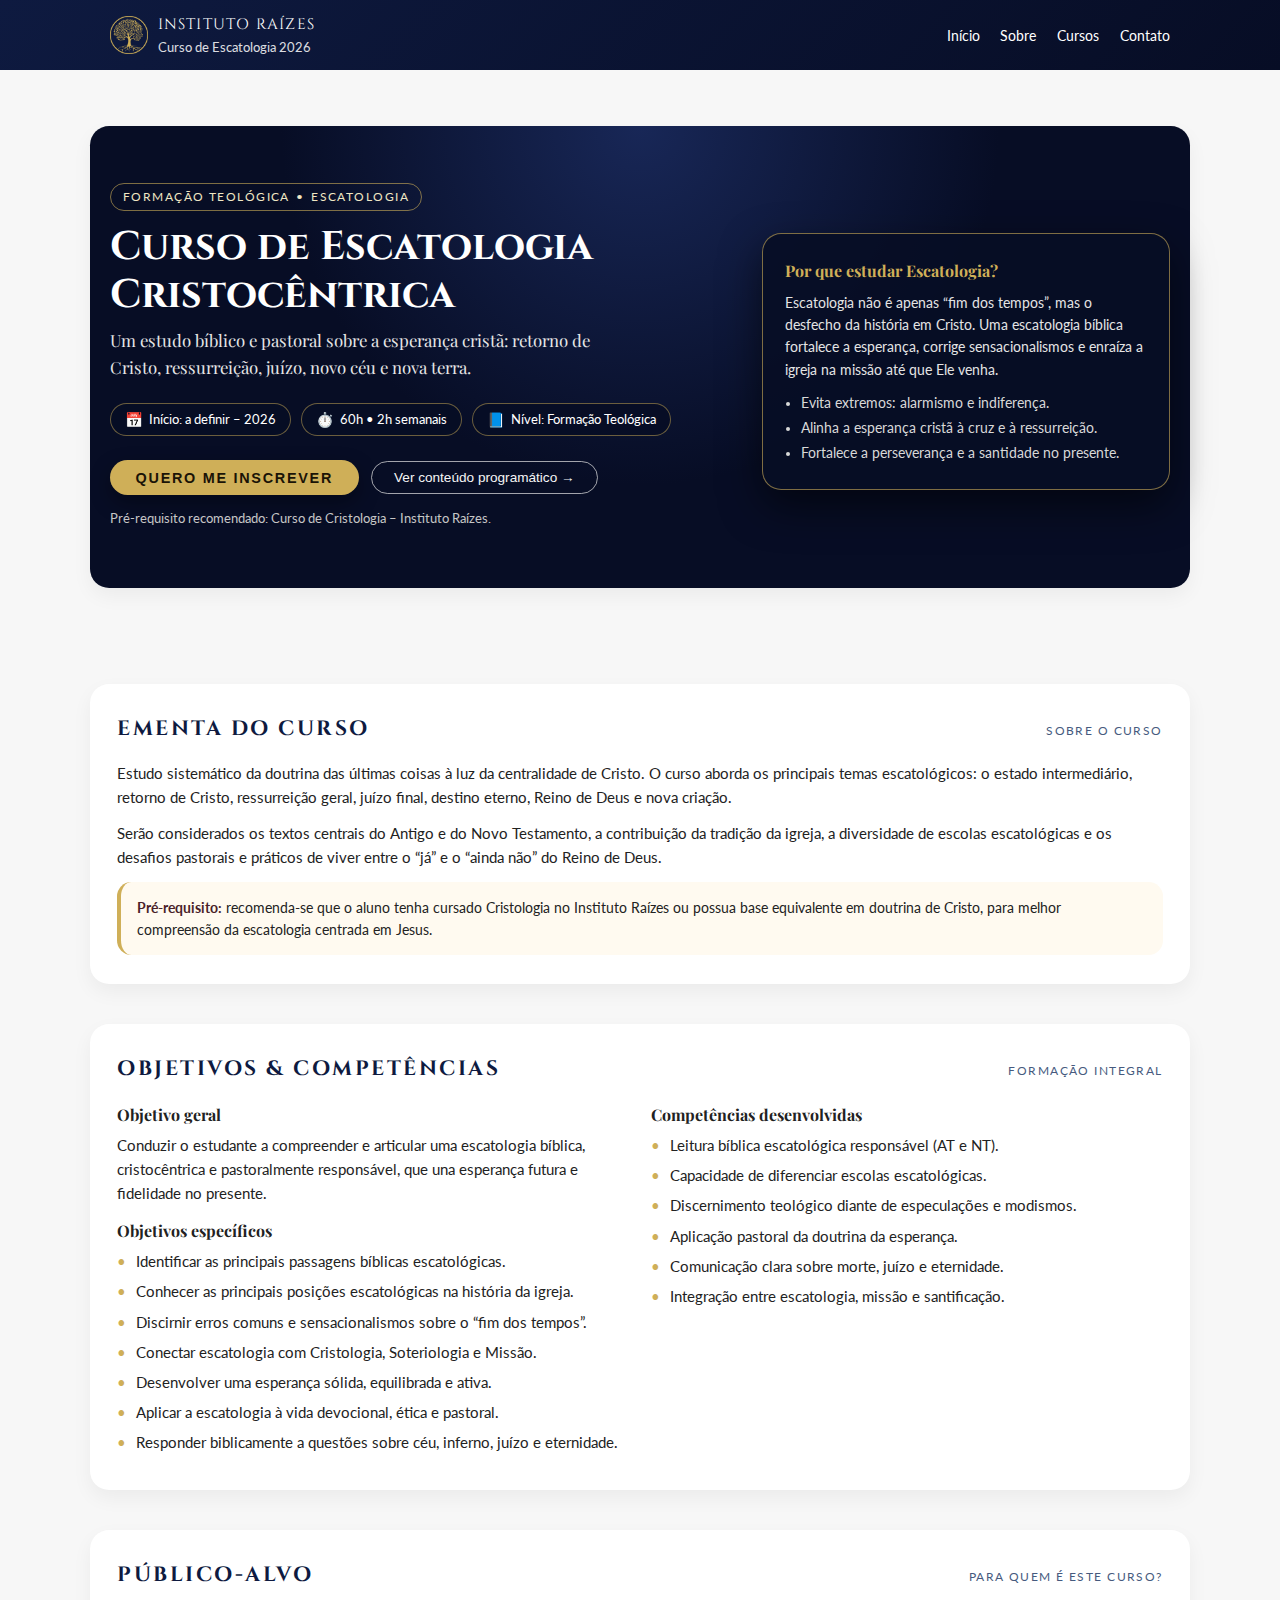
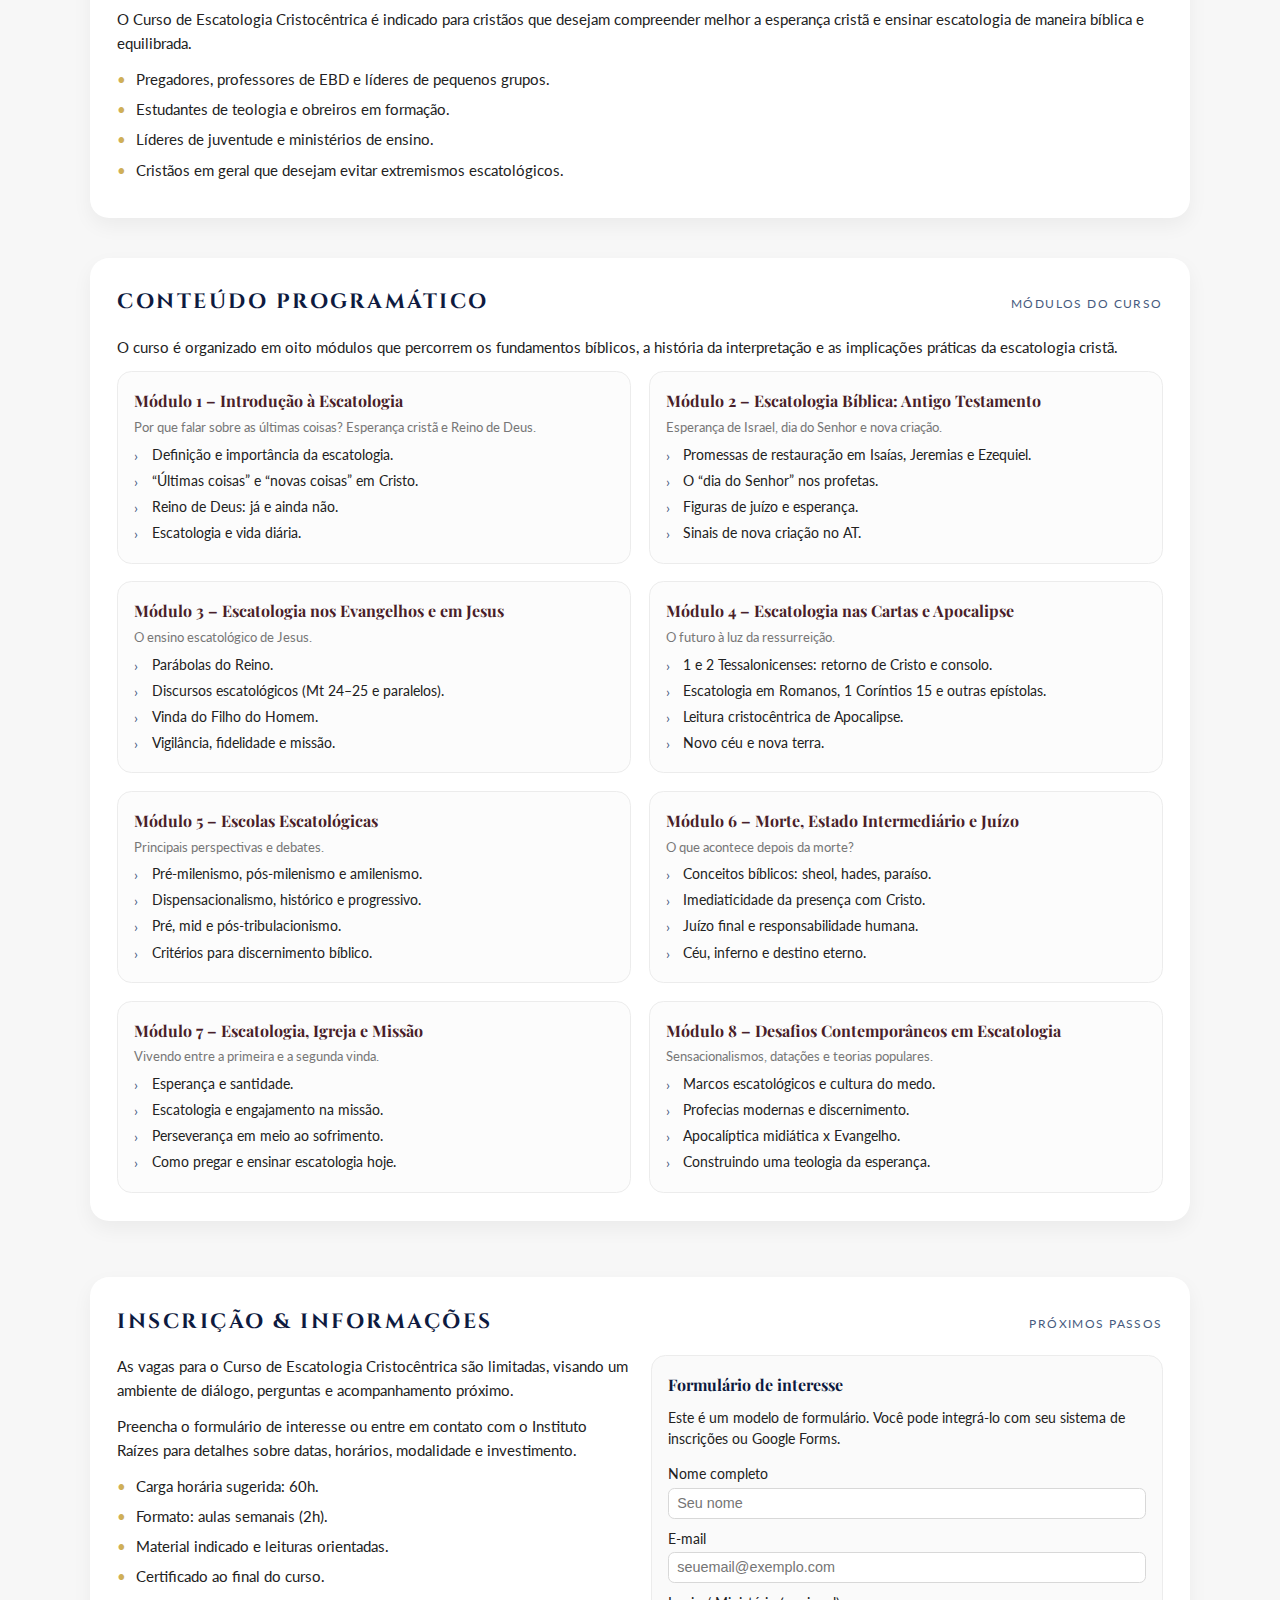
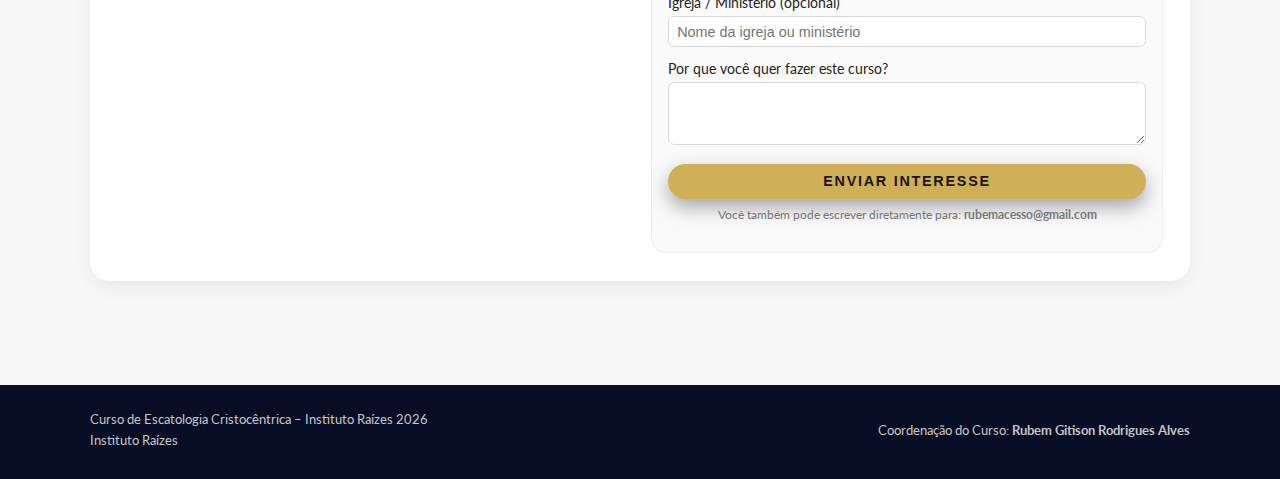
<file: cursos/escatologia.html>
<!DOCTYPE html>
<html lang="pt-BR">
  <head>
    <meta charset="UTF-8" />
    <title>Curso de Escatologia Cristocêntrica – Instituto Raízes</title>
    <meta name="viewport" content="width=device-width, initial-scale=1.0" />
    <meta
      name="description"
      content="Curso de Escatologia Cristocêntrica do Instituto Raízes – estudo bíblico e teológico sobre as últimas coisas à luz de Cristo."
    />
    <link rel="icon" type="image/png" href="../assets/img/favicon.png">

    <!-- Google Fonts -->
    <link
      href="https://fonts.googleapis.com/css2?family=Cinzel:wght@500;700&family=Playfair+Display:wght@400;600&family=Lato:wght@300;400;700&display=swap"
      rel="stylesheet"
    />

    <style>
      :root {
        --azul-profundo: #0e1a40;
        --dourado: #cfaf58;
        --vinho: #4a1f2a;
        --branco: #ffffff;
        --cinza: #d1d1d1;
        --azul-neutro: #465a7e;
        --texto: #222222;
      }

      * {
        box-sizing: border-box;
        margin: 0;
        padding: 0;
      }

      body {
        font-family: "Lato", system-ui, -apple-system, BlinkMacSystemFont,
          "Segoe UI", sans-serif;
        color: var(--texto);
        background-color: #f7f7f7;
        line-height: 1.6;
      }

      a {
        text-decoration: none;
        color: inherit;
      }

      header {
        background: linear-gradient(135deg, var(--azul-profundo), #070d25);
        color: var(--branco);
        position: sticky;
        top: 0;
        z-index: 50;
      }

      .nav-container {
        max-width: 1100px;
        margin: 0 auto;
        padding: 0.8rem 1.25rem;
        display: flex;
        align-items: center;
        justify-content: space-between;
      }

      .brand {
        display: flex;
        align-items: center;
        gap: 0.6rem;
      }

      .brand-icon-img {
        height: 38px;
        width: auto;
        object-fit: contain;
        display: block;
      }

      .brand-text {
        display: flex;
        flex-direction: column;
      }

      .brand-text span:first-child {
        font-family: "Cinzel", serif;
        font-size: 0.95rem;
        letter-spacing: 0.08em;
        text-transform: uppercase;
      }

      .brand-text span:last-child {
        font-size: 0.8rem;
        opacity: 0.85;
      }

      nav ul {
        display: flex;
        gap: 1.3rem;
        list-style: none;
        font-size: 0.9rem;
      }

      nav a {
        position: relative;
        padding-bottom: 0.1rem;
      }

      nav a::after {
        content: "";
        position: absolute;
        left: 0;
        bottom: 0;
        width: 0;
        height: 2px;
        background: var(--dourado);
        transition: width 0.2s ease-in-out;
      }

      nav a:hover::after {
        width: 100%;
      }

      .nav-toggle {
        display: none;
        background: none;
        border: none;
        color: var(--branco);
        font-size: 1.4rem;
        cursor: pointer;
      }

      @media (max-width: 780px) {
        nav ul {
          display: none;
          position: absolute;
          top: 56px;
          right: 0;
          background: #070d25;
          flex-direction: column;
          padding: 0.75rem 1.25rem;
          width: 220px;
          box-shadow: 0 12px 25px rgba(0, 0, 0, 0.35);
        }

        nav ul.open {
          display: flex;
        }

        .nav-toggle {
          display: block;
        }
      }

      .hero {
        background: radial-gradient(circle at top, #182757 0, #070d25 50%);
        color: var(--branco);
        padding: 3.5rem 1.25rem 3rem;
      }

      .hero-inner {
        max-width: 1100px;
        margin: 0 auto;
        display: grid;
        grid-template-columns: 3fr 2fr;
        gap: 2.5rem;
        align-items: center;
      }

      @media (max-width: 900px) {
        .hero-inner {
          grid-template-columns: 1fr;
        }
      }

      .hero-tag {
        display: inline-flex;
        align-items: center;
        gap: 0.4rem;
        padding: 0.2rem 0.75rem;
        border-radius: 999px;
        border: 1px solid rgba(207, 175, 88, 0.6);
        font-size: 0.75rem;
        text-transform: uppercase;
        letter-spacing: 0.12em;
        margin-bottom: 0.75rem;
        color: #f0e7c4;
      }

      .hero-title {
        font-family: "Cinzel", serif;
        font-size: 2.5rem;
        line-height: 1.2;
        margin-bottom: 0.5rem;
      }

      .hero-subtitle {
        font-family: "Playfair Display", serif;
        font-size: 1.05rem;
        max-width: 32rem;
        color: #e5e5e5;
        margin-bottom: 1.4rem;
      }

      .hero-info-chips {
        display: flex;
        flex-wrap: wrap;
        gap: 0.6rem;
        margin-bottom: 1.5rem;
      }

      .chip {
        background: rgba(7, 13, 37, 0.9);
        border-radius: 999px;
        border: 1px solid rgba(207, 175, 88, 0.5);
        padding: 0.25rem 0.9rem;
        font-size: 0.8rem;
        display: inline-flex;
        align-items: center;
        gap: 0.35rem;
      }

      .chip span.icon {
        font-size: 0.9rem;
      }

      .hero-actions {
        display: flex;
        flex-wrap: wrap;
        gap: 0.75rem;
        align-items: center;
      }

      .btn-primary {
        background: var(--dourado);
        color: #1a1306;
        border-radius: 999px;
        padding: 0.6rem 1.6rem;
        font-size: 0.9rem;
        font-weight: 700;
        text-transform: uppercase;
        letter-spacing: 0.12em;
        border: none;
        cursor: pointer;
        box-shadow: 0 8px 20px rgba(0, 0, 0, 0.35);
        transition: transform 0.1s ease, box-shadow 0.1s ease, background 0.1s ease;
      }

      .btn-primary:hover {
        background: #e1c879;
        transform: translateY(-1px);
        box-shadow: 0 10px 24px rgba(0, 0, 0, 0.4);
      }

      .btn-outline {
        border-radius: 999px;
        border: 1px solid rgba(229, 229, 229, 0.7);
        padding: 0.5rem 1.4rem;
        font-size: 0.85rem;
        cursor: pointer;
        background: transparent;
        color: #f5f5f5;
        display: inline-flex;
        align-items: center;
        gap: 0.4rem;
      }

      .btn-outline:hover {
        border-color: var(--dourado);
      }

      .hero-note {
        margin-top: 0.8rem;
        font-size: 0.8rem;
        color: #c6c6c6;
      }

      .hero-card {
        background: rgba(7, 13, 37, 0.9);
        border-radius: 1.2rem;
        padding: 1.5rem 1.4rem;
        border: 1px solid rgba(207, 175, 88, 0.6);
        box-shadow: 0 16px 40px rgba(0, 0, 0, 0.55);
      }

      .hero-card-title {
        font-family: "Playfair Display", serif;
        font-size: 1rem;
        margin-bottom: 0.5rem;
        color: var(--dourado);
      }

      .hero-card p {
        font-size: 0.87rem;
        color: #e4e4e4;
      }

      .hero-card ul {
        margin-top: 0.5rem;
        padding-left: 1rem;
        font-size: 0.85rem;
        color: #d8d8d8;
      }

      .hero-card ul li + li {
        margin-top: 0.2rem;
      }

      main {
        padding: 2.5rem 1.25rem 3rem;
      }

      section {
        max-width: 1100px;
        margin: 0 auto 2.5rem;
        background: var(--branco);
        border-radius: 1.2rem;
        padding: 1.8rem 1.7rem;
        box-shadow: 0 8px 20px rgba(0, 0, 0, 0.05);
      }

      section:last-of-type {
        margin-top: 3.5rem;
        margin-bottom: 3.5rem;
      }

      .section-header {
        display: flex;
        justify-content: space-between;
        align-items: baseline;
        gap: 1rem;
        margin-bottom: 1rem;
      }

      .section-title {
        font-family: "Cinzel", serif;
        font-size: 1.3rem;
        color: var(--azul-profundo);
        text-transform: uppercase;
        letter-spacing: 0.12em;
      }

      .section-tag {
        font-size: 0.75rem;
        color: var(--azul-neutro);
        text-transform: uppercase;
        letter-spacing: 0.12em;
      }

      section p {
        font-size: 0.93rem;
        margin-bottom: 0.75rem;
      }

      .grid-2 {
        display: grid;
        grid-template-columns: repeat(2, minmax(0, 1fr));
        gap: 1.4rem;
      }

      @media (max-width: 780px) {
        .grid-2 {
          grid-template-columns: 1fr;
        }
      }

      ul.styled {
        list-style: none;
        padding-left: 0;
      }

      ul.styled li {
        position: relative;
        padding-left: 1.2rem;
        font-size: 0.93rem;
        margin-bottom: 0.4rem;
      }

      ul.styled li::before {
        content: "•";
        position: absolute;
        left: 0;
        top: 0;
        color: var(--dourado);
      }

      .modules-grid {
        display: grid;
        grid-template-columns: repeat(2, minmax(0, 1fr));
        gap: 1.1rem;
        margin-top: 0.6rem;
      }

      @media (max-width: 900px) {
        .modules-grid {
          grid-template-columns: 1fr;
        }
      }

      .module-card {
        border-radius: 0.9rem;
        border: 1px solid #ececec;
        padding: 1rem 1rem 0.9rem;
        background: #fcfcfc;
      }

      .module-title {
        font-family: "Playfair Display", serif;
        font-size: 1rem;
        color: var(--vinho);
        margin-bottom: 0.2rem;
      }

      .module-tagline {
        font-size: 0.8rem;
        color: #777;
        margin-bottom: 0.4rem;
      }

      .module-list {
        list-style: none;
        padding-left: 0;
        font-size: 0.86rem;
      }

      .module-list li {
        position: relative;
        padding-left: 1.1rem;
        margin-bottom: 0.25rem;
      }

      .module-list li::before {
        content: "›";
        position: absolute;
        left: 0;
        top: 0;
        color: var(--azul-neutro);
        font-size: 0.9rem;
      }

      .callout {
        border-radius: 0.9rem;
        border-left: 4px solid var(--dourado);
        background: #fffaf0;
        padding: 0.9rem 1rem;
        font-size: 0.86rem;
        margin-top: 0.8rem;
      }

      .callout strong {
        color: var(--vinho);
      }

      footer {
        background: #070d25;
        color: #c6c6c6;
        padding: 1.5rem 1.25rem 1.8rem;
        font-size: 0.8rem;
      }

      .footer-inner {
        max-width: 1100px;
        margin: 0 auto;
        display: flex;
        flex-wrap: wrap;
        gap: 1rem;
        justify-content: space-between;
        align-items: center;
      }

      .footer-brand span {
        display: block;
      }

      .footer-coord {
        text-align: right;
      }

      @media (max-width: 700px) {
        .footer-inner {
          flex-direction: column;
          align-items: flex-start;
        }

        .footer-coord {
          text-align: left;
        }
      }
    </style>
  </head>

  <body>
    <header>
      <div class="nav-container">
        <div class="brand">
          <img src="../assets/img/logo_raizes.png" alt="Instituto Raízes" class="brand-icon-img" />
          <div class="brand-text">
            <span>Instituto Raízes</span>
            <span>Curso de Escatologia 2026</span>
          </div>
        </div>

        <button class="nav-toggle" aria-label="Abrir menu" onclick="toggleNav()">
          ☰
        </button>

        <nav>
          <ul id="nav-links">
            <li><a href="../index.html">Início</a></li>
            <li><a href="../sobre.html">Sobre</a></li>
            <li><a href="../cursos.html">Cursos</a></li>
            <li><a href="../contato.html">Contato</a></li>
          </ul>
        </nav>
      </div>
    </header>

    <section class="hero">
      <div class="hero-inner">
        <div>
          <div class="hero-tag">
            <span>Formação Teológica</span>
            <span>•</span>
            <span>Escatologia</span>
          </div>
          <h1 class="hero-title">Curso de Escatologia Cristocêntrica</h1>
          <p class="hero-subtitle">
            Um estudo bíblico e pastoral sobre a esperança cristã: retorno de Cristo, ressurreição, juízo, novo céu e nova terra.
          </p>

          <div class="hero-info-chips">
            <div class="chip">
              <span class="icon">📅</span>
              <span>Início: a definir – 2026</span>
            </div>
            <div class="chip">
              <span class="icon">⏱️</span>
              <span>60h • 2h semanais</span>
            </div>
            <div class="chip">
              <span class="icon">📘</span>
              <span>Nível: Formação Teológica</span>
            </div>
          </div>

          <div class="hero-actions">
            <a href="#inscricao">
              <button class="btn-primary">Quero me inscrever</button>
            </a>
            <a href="#conteudo">
              <button class="btn-outline">
                Ver conteúdo programático →
              </button>
            </a>
          </div>

          <p class="hero-note">
            Pré-requisito recomendado: Curso de Cristologia – Instituto Raízes.
          </p>
        </div>

        <div class="hero-card">
          <h2 class="hero-card-title">Por que estudar Escatologia?</h2>
          <p>
            Escatologia não é apenas “fim dos tempos”, mas o desfecho da história em Cristo. Uma escatologia bíblica fortalece a
            esperança, corrige sensacionalismos e enraíza a igreja na missão até que Ele venha.
          </p>
          <ul>
            <li>Evita extremos: alarmismo e indiferença.</li>
            <li>Alinha a esperança cristã à cruz e à ressurreição.</li>
            <li>Fortalece a perseverança e a santidade no presente.</li>
          </ul>
        </div>
      </div>
    </section>

    <main>
      <section id="sobre">
        <div class="section-header">
          <h2 class="section-title">Ementa do Curso</h2>
          <span class="section-tag">Sobre o curso</span>
        </div>
        <p>
          Estudo sistemático da doutrina das últimas coisas à luz da centralidade de Cristo. O curso aborda os principais temas
          escatológicos: o estado intermediário, retorno de Cristo, ressurreição geral, juízo final, destino eterno, Reino de
          Deus e nova criação.
        </p>
        <p>
          Serão considerados os textos centrais do Antigo e do Novo Testamento, a contribuição da tradição da igreja, a
          diversidade de escolas escatológicas e os desafios pastorais e práticos de viver entre o “já” e o “ainda não” do Reino
          de Deus.
        </p>

        <div class="callout">
          <strong>Pré-requisito:</strong> recomenda-se que o aluno tenha cursado Cristologia no Instituto Raízes ou possua base
          equivalente em doutrina de Cristo, para melhor compreensão da escatologia centrada em Jesus.
        </div>
      </section>

      <section id="objetivos">
        <div class="section-header">
          <h2 class="section-title">Objetivos & Competências</h2>
          <span class="section-tag">Formação integral</span>
        </div>

        <div class="grid-2">
          <div>
            <h3 style="font-family: 'Playfair Display', serif; font-size: 1rem; margin-bottom: 0.4rem;">
              Objetivo geral
            </h3>
            <p>
              Conduzir o estudante a compreender e articular uma escatologia bíblica, cristocêntrica e pastoralmente responsável,
              que una esperança futura e fidelidade no presente.
            </p>

            <h3 style="font-family: 'Playfair Display', serif; font-size: 1rem; margin: 0.8rem 0 0.4rem;">
              Objetivos específicos
            </h3>
            <ul class="styled">
              <li>Identificar as principais passagens bíblicas escatológicas.</li>
              <li>Conhecer as principais posições escatológicas na história da igreja.</li>
              <li>Discirnir erros comuns e sensacionalismos sobre o “fim dos tempos”.</li>
              <li>Conectar escatologia com Cristologia, Soteriologia e Missão.</li>
              <li>Desenvolver uma esperança sólida, equilibrada e ativa.</li>
              <li>Aplicar a escatologia à vida devocional, ética e pastoral.</li>
              <li>Responder biblicamente a questões sobre céu, inferno, juízo e eternidade.</li>
            </ul>
          </div>

          <div>
            <h3 style="font-family: 'Playfair Display', serif; font-size: 1rem; margin-bottom: 0.4rem;">
              Competências desenvolvidas
            </h3>
            <ul class="styled">
              <li>Leitura bíblica escatológica responsável (AT e NT).</li>
              <li>Capacidade de diferenciar escolas escatológicas.</li>
              <li>Discernimento teológico diante de especulações e modismos.</li>
              <li>Aplicação pastoral da doutrina da esperança.</li>
              <li>Comunicação clara sobre morte, juízo e eternidade.</li>
              <li>Integração entre escatologia, missão e santificação.</li>
            </ul>
          </div>
        </div>
      </section>

      <section id="publico">
        <div class="section-header">
          <h2 class="section-title">Público-alvo</h2>
          <span class="section-tag">Para quem é este curso?</span>
        </div>
        <p>
          O Curso de Escatologia Cristocêntrica é indicado para cristãos que desejam compreender melhor a esperança cristã e
          ensinar escatologia de maneira bíblica e equilibrada.
        </p>

        <ul class="styled" style="margin-top: 0.6rem;">
          <li>Pregadores, professores de EBD e líderes de pequenos grupos.</li>
          <li>Estudantes de teologia e obreiros em formação.</li>
          <li>Líderes de juventude e ministérios de ensino.</li>
          <li>Cristãos em geral que desejam evitar extremismos escatológicos.</li>
        </ul>
      </section>

      <section id="conteudo">
        <div class="section-header">
          <h2 class="section-title">Conteúdo Programático</h2>
          <span class="section-tag">Módulos do curso</span>
        </div>
        <p>
          O curso é organizado em oito módulos que percorrem os fundamentos bíblicos, a história da interpretação e as
          implicações práticas da escatologia cristã.
        </p>

        <div class="modules-grid">
          <div class="module-card">
            <h3 class="module-title">Módulo 1 – Introdução à Escatologia</h3>
            <p class="module-tagline">
              Por que falar sobre as últimas coisas? Esperança cristã e Reino de Deus.
            </p>
            <ul class="module-list">
              <li>Definição e importância da escatologia.</li>
              <li>“Últimas coisas” e “novas coisas” em Cristo.</li>
              <li>Reino de Deus: já e ainda não.</li>
              <li>Escatologia e vida diária.</li>
            </ul>
          </div>

          <div class="module-card">
            <h3 class="module-title">
              Módulo 2 – Escatologia Bíblica: Antigo Testamento
            </h3>
            <p class="module-tagline">
              Esperança de Israel, dia do Senhor e nova criação.
            </p>
            <ul class="module-list">
              <li>Promessas de restauração em Isaías, Jeremias e Ezequiel.</li>
              <li>O “dia do Senhor” nos profetas.</li>
              <li>Figuras de juízo e esperança.</li>
              <li>Sinais de nova criação no AT.</li>
            </ul>
          </div>

          <div class="module-card">
            <h3 class="module-title">
              Módulo 3 – Escatologia nos Evangelhos e em Jesus
            </h3>
            <p class="module-tagline">
              O ensino escatológico de Jesus.
            </p>
            <ul class="module-list">
              <li>Parábolas do Reino.</li>
              <li>Discursos escatológicos (Mt 24–25 e paralelos).</li>
              <li>Vinda do Filho do Homem.</li>
              <li>Vigilância, fidelidade e missão.</li>
            </ul>
          </div>

          <div class="module-card">
            <h3 class="module-title">Módulo 4 – Escatologia nas Cartas e Apocalipse</h3>
            <p class="module-tagline">
              O futuro à luz da ressurreição.
            </p>
            <ul class="module-list">
              <li>1 e 2 Tessalonicenses: retorno de Cristo e consolo.</li>
              <li>Escatologia em Romanos, 1 Coríntios 15 e outras epístolas.</li>
              <li>Leitura cristocêntrica de Apocalipse.</li>
              <li>Novo céu e nova terra.</li>
            </ul>
          </div>

          <div class="module-card">
            <h3 class="module-title">
              Módulo 5 – Escolas Escatológicas
            </h3>
            <p class="module-tagline">
              Principais perspectivas e debates.
            </p>
            <ul class="module-list">
              <li>Pré-milenismo, pós-milenismo e amilenismo.</li>
              <li>Dispen­sacionalismo, histórico e progressivo.</li>
              <li>Pré, mid e pós-tribulacionismo.</li>
              <li>Critérios para discernimento bíblico.</li>
            </ul>
          </div>

          <div class="module-card">
            <h3 class="module-title">Módulo 6 – Morte, Estado Intermediário e Juízo</h3>
            <p class="module-tagline">
              O que acontece depois da morte?
            </p>
            <ul class="module-list">
              <li>Conceitos bíblicos: sheol, hades, paraíso.</li>
              <li>Imediaticidade da presença com Cristo.</li>
              <li>Juízo final e responsabilidade humana.</li>
              <li>Céu, inferno e destino eterno.</li>
            </ul>
          </div>

          <div class="module-card">
            <h3 class="module-title">Módulo 7 – Escatologia, Igreja e Missão</h3>
            <p class="module-tagline">
              Vivendo entre a primeira e a segunda vinda.
            </p>
            <ul class="module-list">
              <li>Esperança e santidade.</li>
              <li>Escatologia e engajamento na missão.</li>
              <li>Perseverança em meio ao sofrimento.</li>
              <li>Como pregar e ensinar escatologia hoje.</li>
            </ul>
          </div>

          <div class="module-card">
            <h3 class="module-title">
              Módulo 8 – Desafios Contemporâneos em Escatologia
            </h3>
            <p class="module-tagline">
              Sensacionalismos, datações e teorias populares.
            </p>
            <ul class="module-list">
              <li>Marcos escatológicos e cultura do medo.</li>
              <li>Profecias modernas e discernimento.</li>
              <li>Apocalíptica midiática x Evangelho.</li>
              <li>Construindo uma teologia da esperança.</li>
            </ul>
          </div>
        </div>
      </section>

      <section id="inscricao">
        <div class="section-header">
          <h2 class="section-title">Inscrição & Informações</h2>
          <span class="section-tag">Próximos passos</span>
        </div>

        <div class="grid-2">
          <div>
            <p>
              As vagas para o Curso de Escatologia Cristocêntrica são limitadas, visando um ambiente de diálogo, perguntas e
              acompanhamento próximo.
            </p>
            <p style="margin-top: 0.5rem;">
              Preencha o formulário de interesse ou entre em contato com o Instituto Raízes para detalhes sobre datas, horários,
              modalidade e investimento.
            </p>

            <ul class="styled" style="margin-top: 0.6rem;">
              <li>Carga horária sugerida: 60h.</li>
              <li>Formato: aulas semanais (2h).</li>
              <li>Material indicado e leituras orientadas.</li>
              <li>Certificado ao final do curso.</li>
            </ul>
          </div>

          <div>
            <form
              style="
                background: #fafafa;
                border-radius: 0.9rem;
                border: 1px solid #ececec;
                padding: 1rem 1rem 0.9rem;
                font-size: 0.9rem;
              "
            >
              <h3
                style="
                  font-family: 'Playfair Display', serif;
                  font-size: 1rem;
                  margin-bottom: 0.6rem;
                  color: var(--azul-profundo);
                "
              >
                Formulário de interesse
              </h3>
              <p style="font-size: 0.85rem; margin-bottom: 0.7rem;">
                Este é um modelo de formulário. Você pode integrá-lo com seu sistema de inscrições ou Google Forms.
              </p>

              <div style="margin-bottom: 0.5rem;">
                <label for="nome" style="display: block; margin-bottom: 0.15rem;">Nome completo</label>
                <input
                  id="nome"
                  type="text"
                  placeholder="Seu nome"
                  style="
                    width: 100%;
                    padding: 0.4rem 0.5rem;
                    border-radius: 0.4rem;
                    border: 1px solid #d8d8d8;
                    font-size: 0.9rem;
                  "
                />
              </div>

              <div style="margin-bottom: 0.5rem;">
                <label for="email" style="display: block; margin-bottom: 0.15rem;">E-mail</label>
                <input
                  id="email"
                  type="email"
                  placeholder="seuemail@exemplo.com"
                  style="
                    width: 100%;
                    padding: 0.4rem 0.5rem;
                    border-radius: 0.4rem;
                    border: 1px solid #d8d8d8;
                    font-size: 0.9rem;
                  "
                />
              </div>

              <div style="margin-bottom: 0.6rem;">
                <label for="igreja" style="display: block; margin-bottom: 0.15rem;">Igreja / Ministério (opcional)</label>
                <input
                  id="igreja"
                  type="text"
                  placeholder="Nome da igreja ou ministério"
                  style="
                    width: 100%;
                    padding: 0.4rem 0.5rem;
                    border-radius: 0.4rem;
                    border: 1px solid #d8d8d8;
                    font-size: 0.9rem;
                  "
                />
              </div>

              <div style="margin-bottom: 0.8rem;">
                <label for="motivo" style="display: block; margin-bottom: 0.15rem;"
                  >Por que você quer fazer este curso?</label
                >
                <textarea
                  id="motivo"
                  rows="3"
                  style="
                    width: 100%;
                    padding: 0.4rem 0.5rem;
                    border-radius: 0.4rem;
                    border: 1px solid #d8d8d8;
                    font-size: 0.9rem;
                    resize: vertical;
                  "
                ></textarea>
              </div>

              <button
                type="button"
                class="btn-primary"
                style="width: 100%; justify-content: center; display: inline-flex;"
              >
                Enviar interesse
              </button>

              <p
                style="
                  margin-top: 0.4rem;
                  font-size: 0.78rem;
                  color: #777;
                  text-align: center;
                "
              >
                Você também pode escrever diretamente para:
                <strong>rubemacesso@gmail.com</strong>
              </p>
            </form>
          </div>
        </div>
      </section>
    </main>

    <footer>
      <div class="footer-inner">
        <div class="footer-brand">
          <span>Curso de Escatologia Cristocêntrica – Instituto Raízes 2026</span>
          <span>Instituto Raízes</span>
        </div>

        <div class="footer-coord">
          <span>Coordenação do Curso:</span>
          <strong>Rubem Gitison Rodrigues Alves</strong>
        </div>
      </div>
    </footer>

    <script>
      function toggleNav() {
        const nav = document.getElementById("nav-links");
        nav.classList.toggle("open");
      }
    </script>
  </body>
</html>
</file>
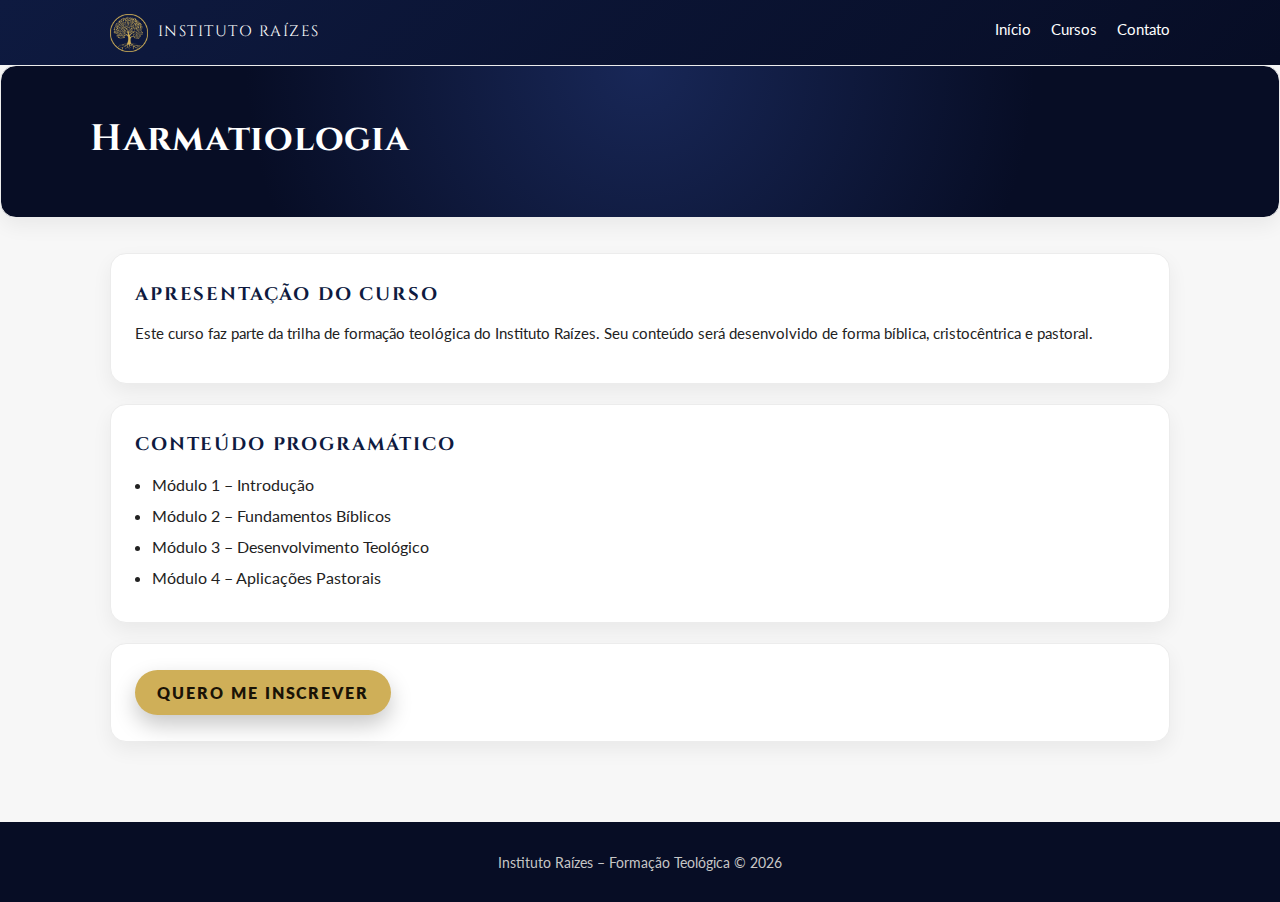
<file: cursos/harmatiologia.html>
<!DOCTYPE html>
<html lang="pt-BR">
<head>
  <meta charset="UTF-8">
  <title>Harmatiologia – Instituto Raízes</title>
  <meta name="viewport" content="width=device-width, initial-scale=1.0">

  <link href="https://fonts.googleapis.com/css2?family=Cinzel:wght@500;700&family=Playfair+Display:wght@400;600&family=Lato:wght@300;400;700&display=swap" rel="stylesheet">

  <link rel="stylesheet" href="../assets/css/site.css">
</head>

<body>

<header>
  <div class="nav-container">
    <div class="brand">
      <img src="../assets/img/logo_raizes.png" alt="Instituto Raízes">
      <span>Instituto Raízes</span>
    </div>

    <nav>
      <ul>
        <li><a href="../index.html">Início</a></li>
        <li><a href="../cursos.html">Cursos</a></li>
        <li><a href="../contato.html">Contato</a></li>
      </ul>
    </nav>
  </div>
</header>

<section class="hero">
  <h1>Harmatiologia</h1>
  <p></p>
</section>

<main class="container">

<section>
  <h2>Apresentação do Curso</h2>
  <p>
    Este curso faz parte da trilha de formação teológica do Instituto Raízes.
    Seu conteúdo será desenvolvido de forma bíblica, cristocêntrica e pastoral.
  </p>
</section>

<section>
  <h2>Conteúdo Programático</h2>
  <ul>
    <li>Módulo 1 – Introdução</li>
    <li>Módulo 2 – Fundamentos Bíblicos</li>
    <li>Módulo 3 – Desenvolvimento Teológico</li>
    <li>Módulo 4 – Aplicações Pastorais</li>
  </ul>
</section>

<section>
  <a href="../contato.html" class="btn-primary">Quero me inscrever</a>
</section>

</main>

<footer>
  Instituto Raízes – Formação Teológica © 2026
</footer>

</body>
</html>
</file>
<file: assets/css/site.css>
:root {
  --azul-profundo: #0e1a40;
  --dourado: #cfaf58;
  --vinho: #4a1f2a;
  --branco: #ffffff;
  --cinza: #d1d1d1;
  --azul-neutro: #465a7e;
  --texto: #222222;

  --bg: #f7f7f7;
  --card: #ffffff;
  --border: #ececec;
  --shadow: 0 8px 20px rgba(0, 0, 0, 0.06);
}

* { box-sizing: border-box; margin: 0; padding: 0; }

html { scroll-behavior: smooth; }

body {
  font-family: "Lato", system-ui, -apple-system, BlinkMacSystemFont, "Segoe UI", sans-serif;
  color: var(--texto);
  background: var(--bg);
  line-height: 1.6;
}

a { text-decoration: none; color: inherit; }

img { max-width: 100%; display: block; }

/* ===== HEADER ===== */
header {
  background: linear-gradient(135deg, var(--azul-profundo), #070d25);
  color: var(--branco);
  position: sticky;
  top: 0;
  z-index: 50;
}

.nav-container {
  max-width: 1100px;
  margin: 0 auto;
  padding: 0.85rem 1.25rem;
  display: flex;
  align-items: center;
  justify-content: space-between;
  gap: 1rem;
}

.brand {
  display: flex;
  align-items: center;
  gap: 0.6rem;
  min-width: 200px;
}

.brand img {
  height: 38px;
  width: auto;
  object-fit: contain;
}

.brand span {
  font-family: "Cinzel", serif;
  text-transform: uppercase;
  letter-spacing: 0.10em;
  font-size: 0.95rem;
}

/* Nav */
header nav ul {
  list-style: none;
  display: flex;
  gap: 1.25rem;
  font-size: 0.92rem;
}

header nav a {
  position: relative;
  padding-bottom: 2px;
}

header nav a::after {
  content: "";
  position: absolute;
  left: 0; bottom: 0;
  width: 0; height: 2px;
  background: var(--dourado);
  transition: width 0.2s ease;
}

header nav a:hover::after { width: 100%; }

/* ===== HERO ===== */
.hero {
  background: radial-gradient(circle at top, #182757 0, #070d25 60%);
  color: var(--branco);
  padding: 3.2rem 1.25rem 2.8rem;
}

.hero h1 {
  max-width: 1100px;
  margin: 0 auto;
  font-family: "Cinzel", serif;
  font-size: 2.3rem;
  line-height: 1.2;
  letter-spacing: 0.02em;
}

.hero p {
  max-width: 1100px;
  margin: 0.65rem auto 0;
  font-family: "Playfair Display", serif;
  font-size: 1.05rem;
  color: #e6e6e6;
}

/* ===== LAYOUT ===== */
.container {
  max-width: 1100px;
  margin: 0 auto;
  padding: 2.2rem 1.25rem 3rem;
}

/* Sections / cards */
section {
  background: var(--card);
  border: 1px solid var(--border);
  border-radius: 1rem;
  padding: 1.6rem 1.5rem;
  box-shadow: var(--shadow);
}

.container section + section { margin-top: 1.25rem; }

section h2 {
  font-family: "Cinzel", serif;
  font-size: 1.15rem;
  color: var(--azul-profundo);
  letter-spacing: 0.10em;
  text-transform: uppercase;
  margin-bottom: 0.75rem;
}

section p { font-size: 0.95rem; margin-bottom: 0.75rem; }

/* Lists */
ul {
  padding-left: 1.05rem;
}

li { margin-bottom: 0.35rem; }

/* ===== BUTTONS ===== */
.btn-primary,
a.btn-primary {
  display: inline-flex;
  align-items: center;
  justify-content: center;
  gap: 0.45rem;

  background: var(--dourado);
  color: #1a1306;
  font-weight: 800;
  border-radius: 999px;
  padding: 0.62rem 1.4rem;
  letter-spacing: 0.12em;
  text-transform: uppercase;
  border: none;
  cursor: pointer;

  box-shadow: 0 10px 22px rgba(0, 0, 0, 0.22);
  transition: transform 0.12s ease, background 0.12s ease, box-shadow 0.12s ease;
}

.btn-primary:hover,
a.btn-primary:hover {
  background: #e1c879;
  transform: translateY(-1px);
  box-shadow: 0 12px 26px rgba(0, 0, 0, 0.26);
}

.btn-outline,
a.btn-outline {
  display: inline-flex;
  align-items: center;
  justify-content: center;

  padding: 0.5rem 1.2rem;
  border-radius: 999px;
  border: 1px solid rgba(207, 175, 88, 0.9);

  font-size: 0.85rem;
  letter-spacing: 0.1em;
  text-transform: uppercase;

  color: var(--azul-profundo);
  background: transparent;
  transition: background 0.12s ease, color 0.12s ease;
}

.btn-outline:hover,
a.btn-outline:hover {
  background: var(--dourado);
  color: #1a1306;
}

/* ===== FOOTER ===== */
footer {
  background: #070d25;
  color: #c6c6c6;
  text-align: center;
  padding: 1.8rem 1.25rem;
  font-size: 0.9rem;
  margin-top: 2rem;
}

/* ===== RESPONSIVE ===== */
@media (max-width: 900px) {
  .hero h1 { font-size: 2.0rem; }
}

@media (max-width: 700px) {
  header nav ul { gap: 0.9rem; font-size: 0.88rem; }
  .brand span { font-size: 0.9rem; }
  section { padding: 1.35rem 1.2rem; }
}
</file>
